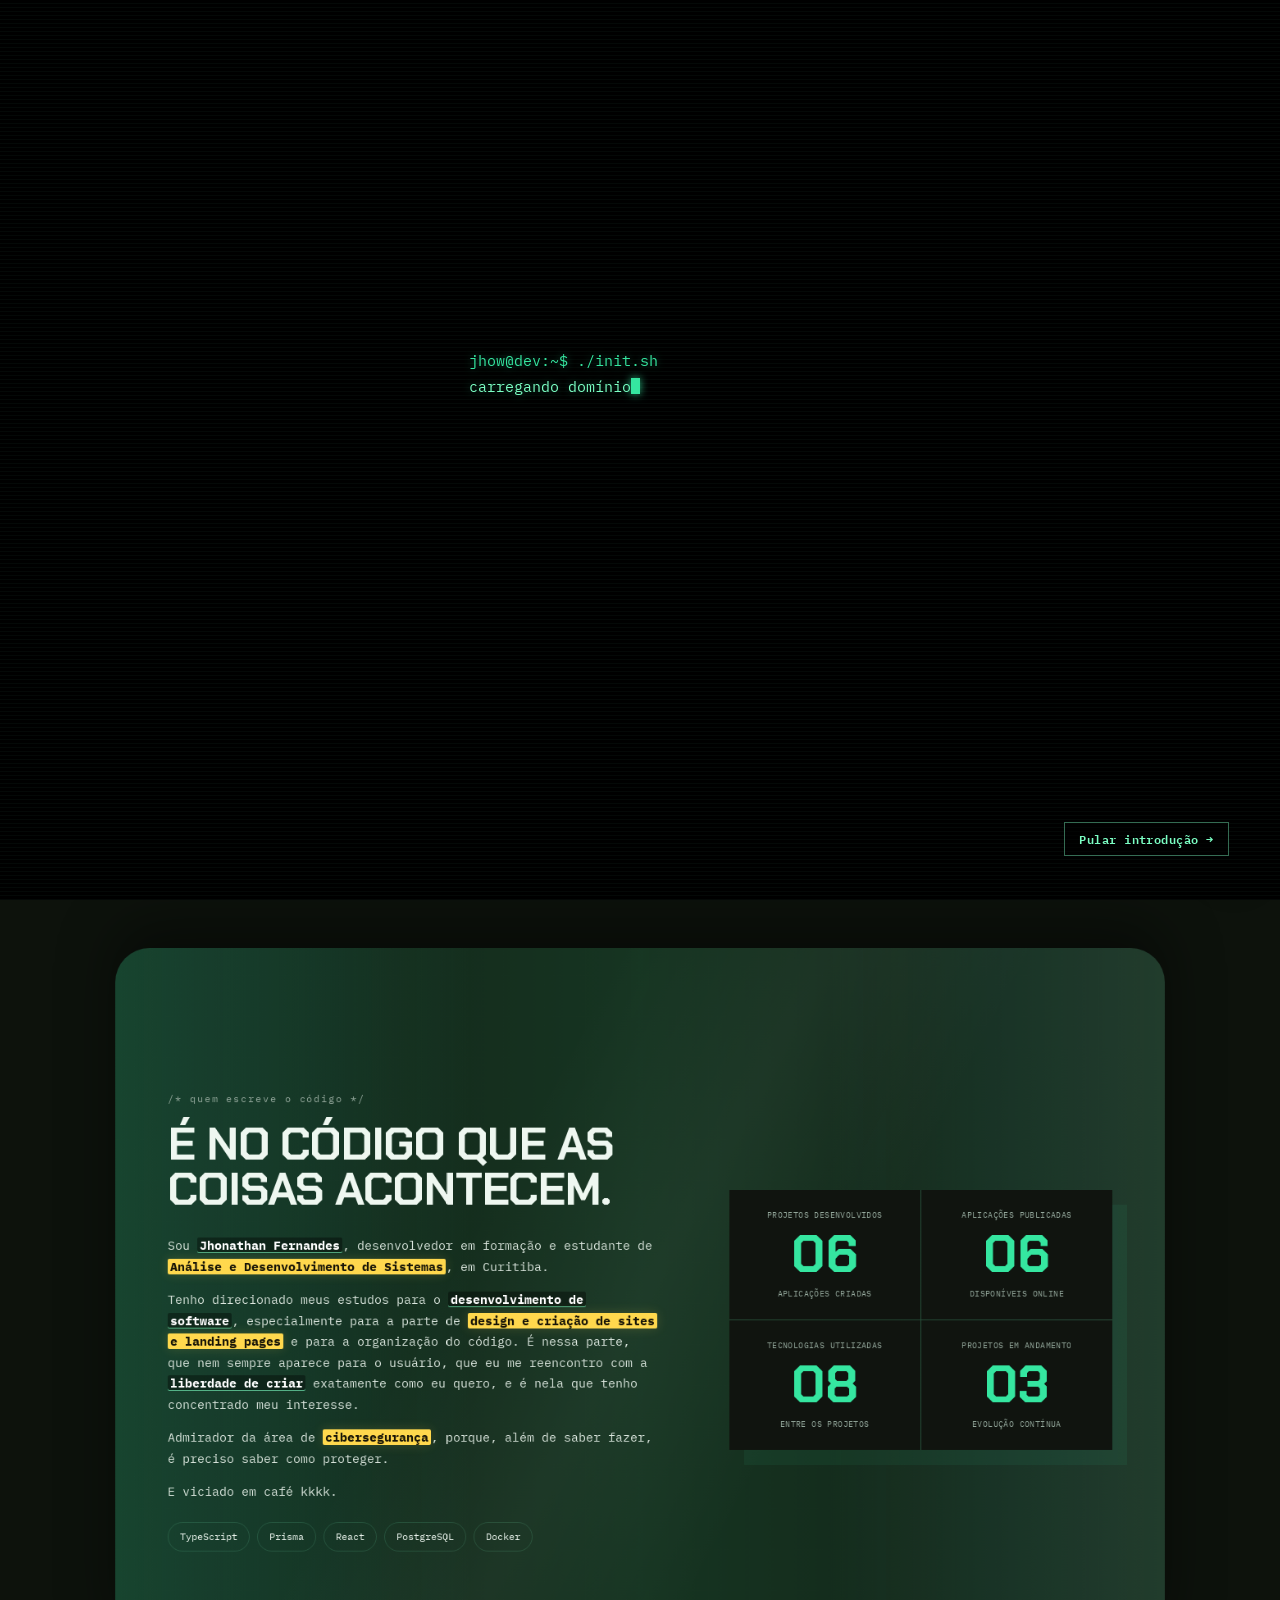
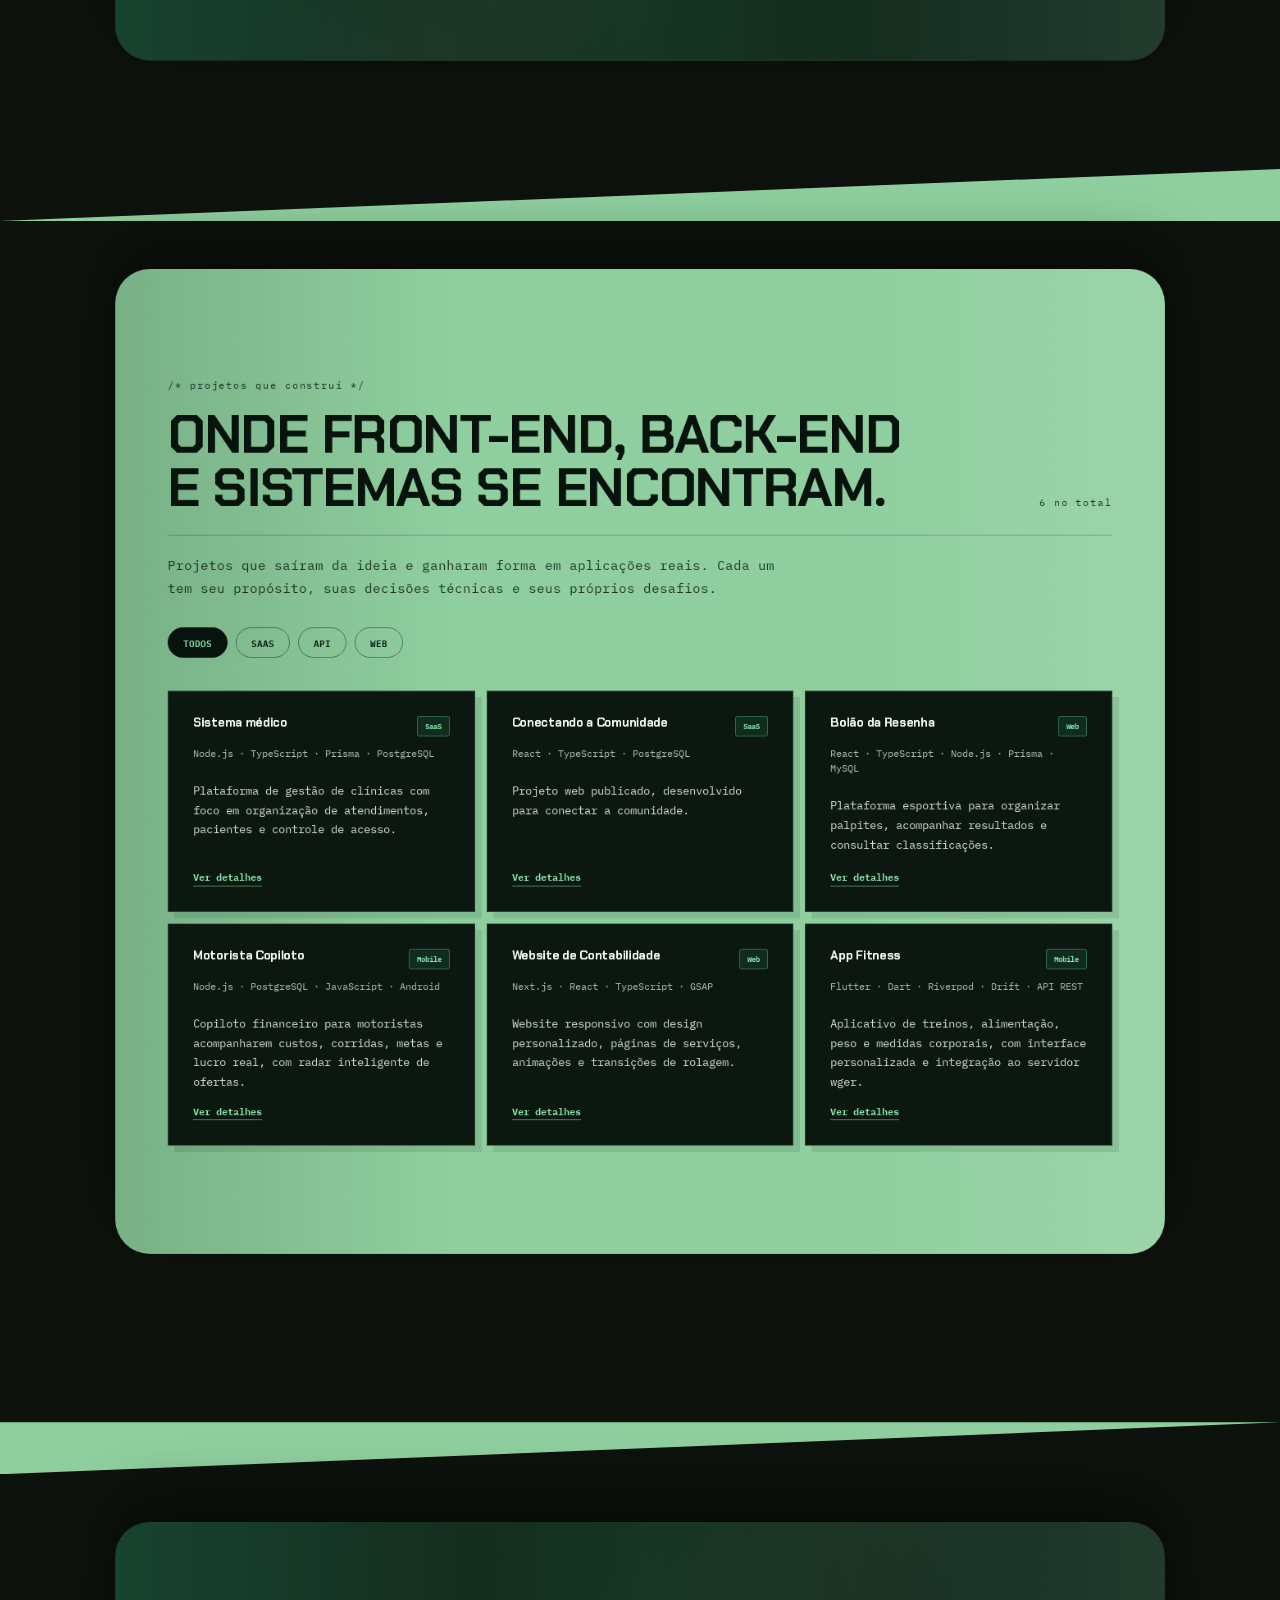
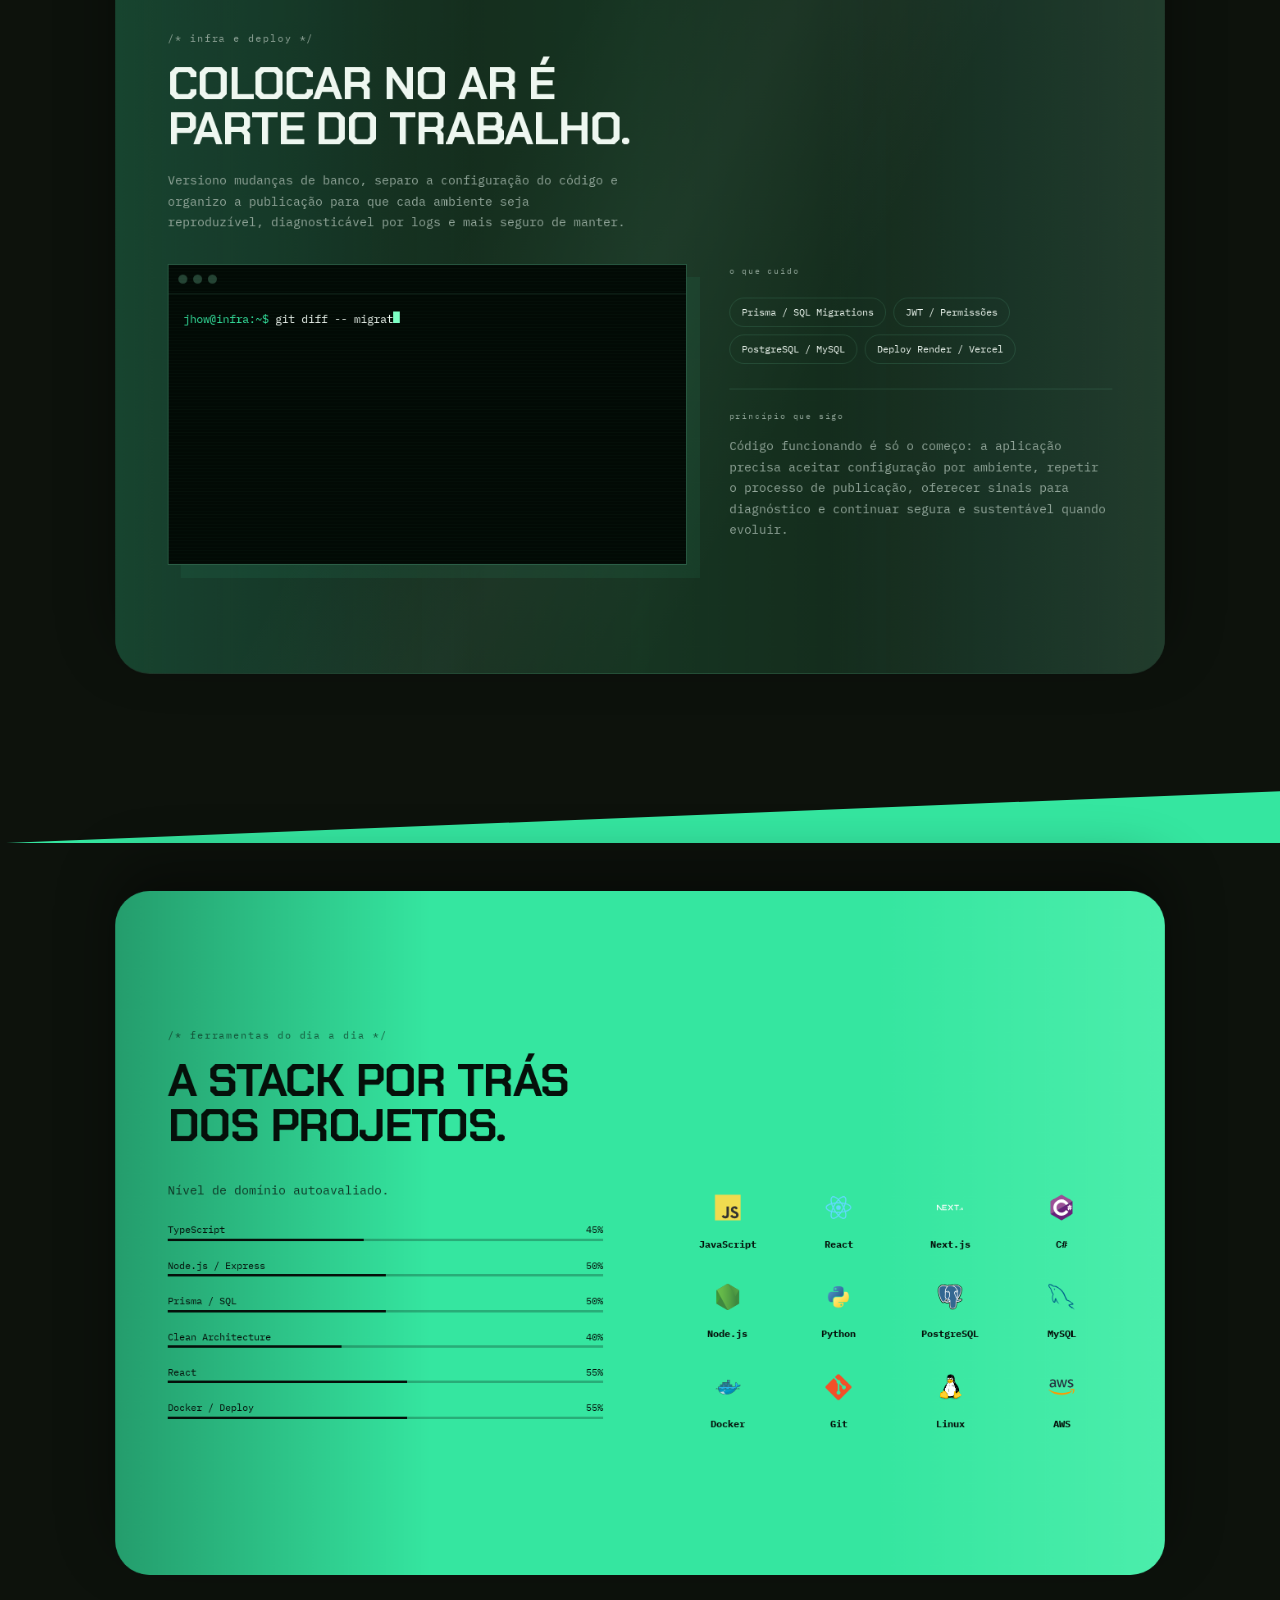
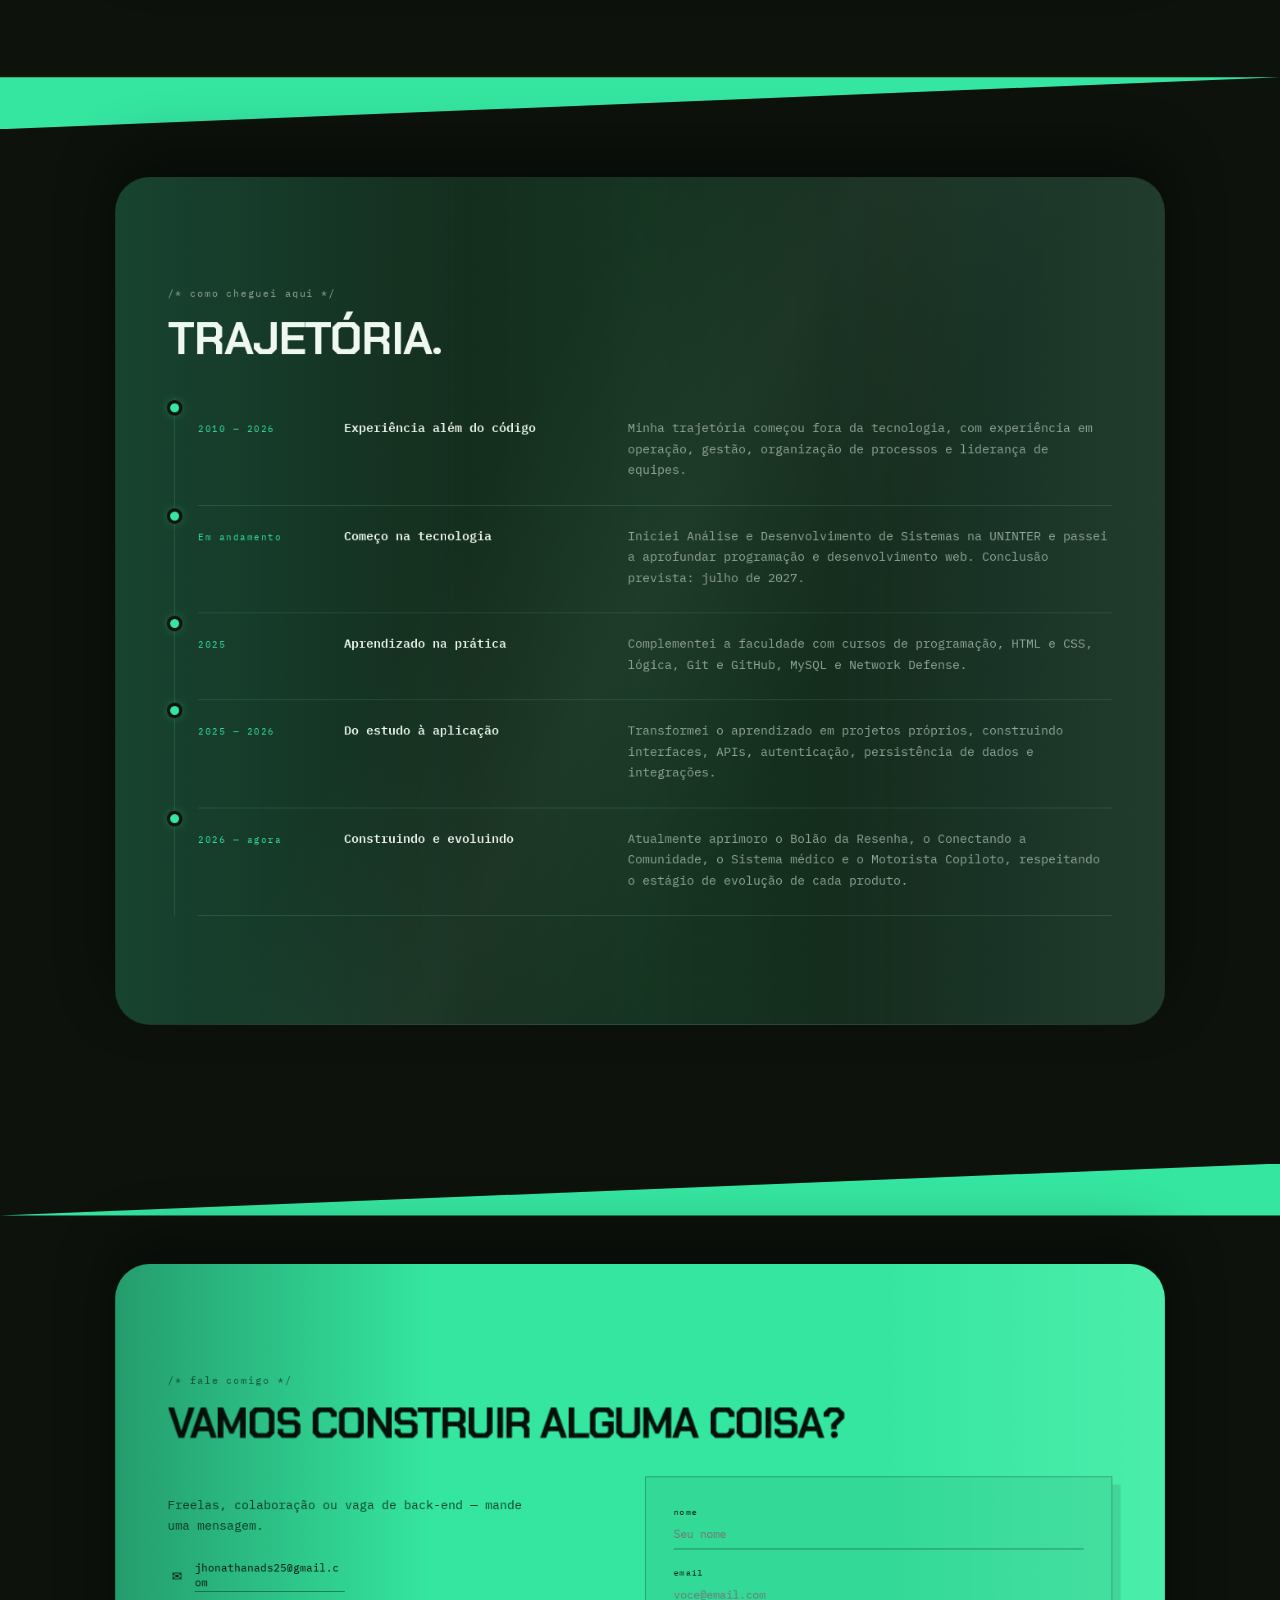
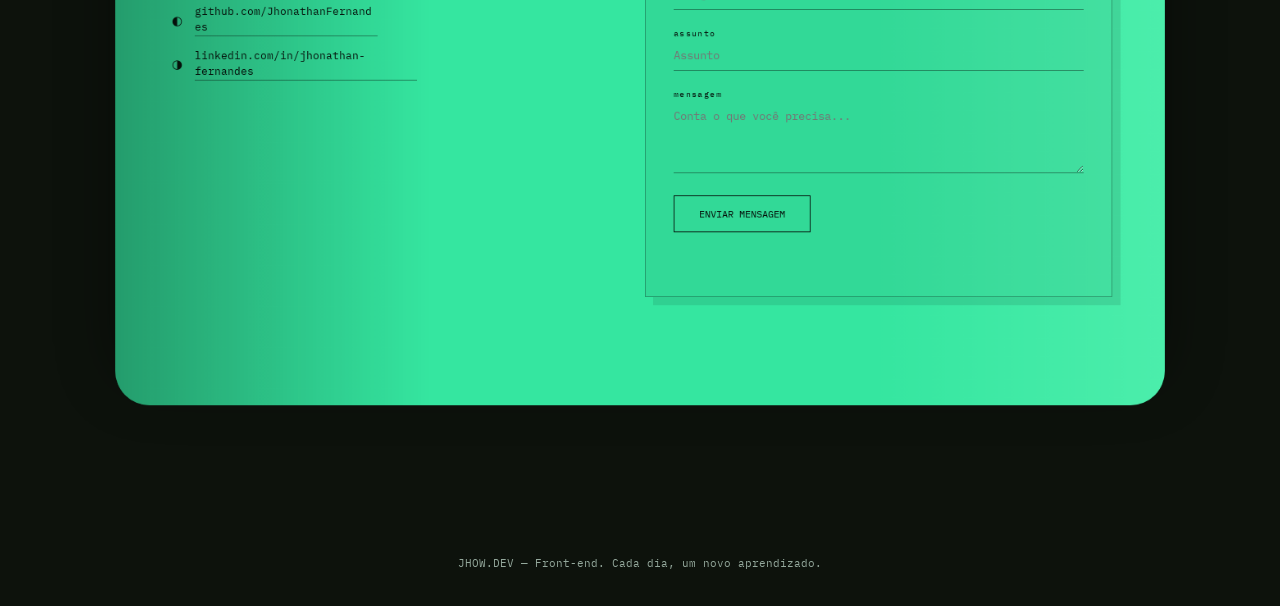
<file: index.html>
<!doctype html>
<html lang="pt-BR" data-theme="dark">
  <head>
    <meta charset="utf-8" />
    <meta
      name="viewport"
      content="width=device-width,initial-scale=1,viewport-fit=cover"
    />
    <meta
      name="description"
      content="Portfólio de Jhonathan Fernandes — desenvolvedor Front-End em formação, com projetos em HTML, CSS, JavaScript e React."
    />
    <title>JHOW.DEV — Front-End Developer</title>
    <link rel="preconnect" href="https://fonts.googleapis.com" />
    <link rel="preconnect" href="https://fonts.gstatic.com" crossorigin />
    <link
      href="https://fonts.googleapis.com/css2?family=Chakra+Petch:wght@500;600;700&family=IBM+Plex+Mono:wght@400;500;600&display=swap"
      rel="stylesheet"
    />
    <link rel="stylesheet" href="style.css?v=82" />
    <noscript
      ><style>
        #boot {
          display: none;
        }
        .reveal {
          opacity: 1;
          transform: none;
        }
      </style></noscript
    >
  </head>
  <body>
    <div id="boot" aria-label="Introdução do portfólio">
      <div id="bootGlitch"><div id="bootLines"></div></div>
      <button id="skipIntro" class="skip-intro" type="button">
        Pular introdução <span aria-hidden="true">→</span>
      </button>
    </div>
    <canvas id="dust" aria-hidden="true"></canvas>
    <div id="scrollProgress" class="scroll-progress" aria-hidden="true"></div>
    <header class="nav">
      <div class="nav-in">
        <a href="#hero" class="brand">JHOW<span>.DEV</span></a>
        <nav aria-label="Navegação principal">
          <ul class="nav-links" id="navLinks">
            <li><a href="#sobre">Sobre</a></li>
            <li><a href="#projetos">Projetos</a></li>
            <li><a href="#arquitetura">Arquitetura</a></li>
            <li><a href="#stack">Stack</a></li>
            <li><a href="#trajetoria">Trajetória</a></li>
            <li><a href="#contato">Contato</a></li>
          </ul>
        </nav>
        <div class="nav-tools">
          <button
            class="icon-btn burger"
            id="burger"
            aria-label="Abrir menu"
            aria-expanded="false"
            aria-controls="navLinks"
          >
            ≡</button
          ><button class="icon-btn" id="themeBtn" aria-label="Mudar para tema claro" title="Tema claro">
            ☀</button
          ><button
            class="status language-toggle"
            id="langBtn"
            type="button"
            aria-label="Mudar idioma para inglês"
          >EN</button>
        </div>
      </div>
    </header>
    <main>
      <section class="sec" id="hero">
        <div class="hero-frame hero-grid">
          <div class="hero-copy">
            <p class="hero-tag hero-reveal" style="--intro-order: 0">
              HTML · CSS · JAVASCRIPT · TYPESCRIPT · REACT
            </p>
            <h1
              id="heroTitle"
              data-text="DEVELOPER FULL&#10;STACK&#10;&amp; CYBER"
            >
              <span class="hero-line" style="--intro-order: 1"
                >FRONT-END</span
              ><span class="hero-line" style="--intro-order: 2"
                ></span
              ><span class="hero-line hl" style="--intro-order: 3"
                > DEVELOPER</span
              >
            </h1>
            <p class="hero-sub hero-reveal" style="--intro-order: 4">
              Interfaces, APIs e Bibliotecas.<br /><br />
              Projetadas entre estágios, faculdades, cursos e a curiosidade pelo
              mundo cyber.
            </p>
            <div class="btn-row hero-reveal" style="--intro-order: 5">
              <a class="btn btn-solid" href="#projetos">Ver projetos</a
              ><a
                class="btn btn-ghost"
                href="assets/Curriculo_Jhonathan_Fernandes_tech.pdf"
                target="_blank"
                rel="noopener"
              > &gt;_ ABRIR CURRÍCULO</a>
            </div>
          </div>
          <div class="hero-image-area">
            <video
              class="hero-logo"
              autoplay
              muted
              loop
              playsinline
              preload="auto"
              disablepictureinpicture
              poster="assets/Jhow-hero.png"
              aria-label="Avatar animado de Jhonathan"
            >
              <source
                src="assets/jhow-hero-hd.webm?v=1"
                type="video/webm"
              />
              <img src="assets/Jhow-hero.png" alt="Avatar de Jhonathan" />
            </video>
          </div>
        </div>
      </section>
      <section class="sec" id="sobre">
        <div class="sec-in">
          <div class="about-grid">
            <div class="stats reveal">
              <div class="stat">
                <div class="k">PROJETOS DESENVOLVIDOS</div>
                <div class="v" data-count="6" data-pad="2">00</div>
                <div class="l">APLICAÇÕES CRIADAS</div>
              </div>
              <div class="stat">
                <div class="k">APLICAÇÕES PUBLICADAS</div>
                <div class="v" data-count="6" data-pad="2">00</div>
                <div class="l">DISPONÍVEIS ONLINE</div>
              </div>
              <div class="stat">
                <div class="k">TECNOLOGIAS UTILIZADAS</div>
                <div class="v" data-count="8" data-pad="2">00</div>
                <div class="l">ENTRE OS PROJETOS</div>
              </div>
              <div class="stat">
                <div class="k">PROJETOS EM ANDAMENTO</div>
                <div class="v" data-count="3" data-pad="2">00</div>
                <div class="l">EVOLUÇÃO CONTÍNUA</div>
              </div>
            </div>
            <div class="about-copy">
              <p class="kicker">/* quem escreve o código */</p>
              <h2>É no código que as coisas acontecem.</h2>
              <div class="reveal">
                <p>
                  Sou <strong>Jhonathan Fernandes</strong>, desenvolvedor em
                  formação e estudante de
                  <em>Análise e Desenvolvimento de Sistemas</em>, em Curitiba.
                </p>
                <p>
                  Tenho direcionado meus estudos para o
                  <strong>desenvolvimento de software</strong>, especialmente
                  para a parte de <em>design e criação de sites e landing pages</em>
                  e para a organização do código. É nessa parte, que nem sempre
                  aparece para o usuário, que eu me reencontro com a
                  <strong>liberdade de criar</strong> exatamente como eu quero, e
                  é nela que tenho concentrado meu interesse.
                </p>
                <p>
                  Admirador da área de <em>cibersegurança</em>, porque, além de
                  saber fazer, é preciso saber como proteger.
                </p>
                <p>E viciado em café kkkk.</p>
                <div class="chips">
                  <span class="chip">TypeScript</span
                  ><span class="chip">Prisma</span
                  ><span class="chip">React</span
                  ><span class="chip">PostgreSQL</span
                  ><span class="chip">Docker</span>
                </div>
              </div>
            </div>
          </div>
        </div>
      </section>
      <div class="wedge wedge-in"></div>
      <section class="sec band" id="projetos">
        <div class="sec-in">
          <div class="head-row reveal">
            <div>
              <p class="kicker">/* projetos que construí */</p>
              <h2>Onde front-end, back-end<br />e sistemas se encontram.</h2>
            </div>
            <span class="kicker" id="projCount">6 no total</span>
          </div>
          <p class="lead reveal">
            Projetos que saíram da ideia e ganharam forma em aplicações reais.
            Cada um tem seu propósito, suas decisões técnicas e seus próprios desafios.
          </p>
          <div class="filters reveal">
            <button class="fchip on" data-f="todos" aria-pressed="true">
              Todos</button
            ><button class="fchip" data-f="saas" aria-pressed="false">
              SaaS</button
            ><button class="fchip" data-f="api" aria-pressed="false">API</button
            ><button class="fchip" data-f="web" aria-pressed="false">
              Web
            </button>
          </div>
          <div class="proj-grid">
            <article
              class="proj tilt reveal"
              data-tag="saas api"
              data-href="projeto.html?id=sistema-medico"
              tabindex="0"
              role="link"
              aria-label="Ver detalhes do projeto Sistema médico"
            >
              <div class="p-top">
                <h3>Sistema médico</h3>
                <span class="p-tag">SaaS</span>
              </div>
              <p class="p-stack">Node.js · TypeScript · Prisma · PostgreSQL</p>
              <p class="p-desc">
                Plataforma de gestão de clínicas com foco em organização de
                atendimentos, pacientes e controle de acesso.
              </p>
              <a class="p-link" href="projeto.html?id=sistema-medico">Ver detalhes</a>
            </article>
            <article
              class="proj tilt reveal"
              data-tag="saas web"
              data-href="projeto.html?id=conectando-a-comunidade"
              tabindex="0"
              role="link"
              aria-label="Ver detalhes do projeto Conectando a Comunidade"
            >
              <div class="p-top">
                <h3>Conectando a Comunidade</h3>
                <span class="p-tag">SaaS</span>
              </div>
              <p class="p-stack">React · TypeScript · PostgreSQL</p>
              <p class="p-desc">
                Projeto web publicado, desenvolvido para conectar a comunidade.
              </p>
              <a class="p-link" href="projeto.html?id=conectando-a-comunidade">Ver detalhes</a>
            </article>
            <article
              class="proj tilt reveal"
              data-tag="web"
              data-href="projeto.html?id=bolao-da-resenha"
              tabindex="0"
              role="link"
              aria-label="Ver detalhes do projeto Bolão da Resenha"
            >
              <div class="p-top">
                <h3>Bolão da Resenha</h3>
                <span class="p-tag">Web</span>
              </div>
              <p class="p-stack">React · TypeScript · Node.js · Prisma · MySQL</p>
              <p class="p-desc">
                Plataforma esportiva para organizar palpites, acompanhar
                resultados e consultar classificações.
              </p>
              <a class="p-link" href="projeto.html?id=bolao-da-resenha">Ver detalhes</a>
            </article>
            <article
              class="proj tilt reveal"
              data-tag="mobile"
              data-href="projeto.html?id=motorista-mobile"
              tabindex="0"
              role="link"
              aria-label="Ver detalhes do projeto Motorista Copiloto"
            >
              <div class="p-top">
                <h3>Motorista Copiloto</h3>
                <span class="p-tag">Mobile</span>
              </div>
              <p class="p-stack">Node.js · PostgreSQL · JavaScript · Android</p>
              <p class="p-desc">
                Copiloto financeiro para motoristas acompanharem custos,
                corridas, metas e lucro real, com radar inteligente de ofertas.
              </p>
              <a class="p-link" href="projeto.html?id=motorista-mobile">Ver detalhes</a>
            </article>
            <article
              class="proj tilt reveal"
              data-tag="web"
              data-href="projeto.html?id=website-contabilidade"
              tabindex="0"
              role="link"
              aria-label="Ver detalhes do projeto Website de Contabilidade"
            >
              <div class="p-top">
                <h3>Website de Contabilidade</h3>
                <span class="p-tag">Web</span>
              </div>
              <p class="p-stack">Next.js · React · TypeScript · GSAP</p>
              <p class="p-desc">
                Website responsivo com design personalizado, páginas de serviços,
                animações e transições de rolagem.
              </p>
              <a class="p-link" href="projeto.html?id=website-contabilidade">Ver detalhes</a>
            </article>
            <article class="proj tilt reveal" data-tag="mobile" data-href="projeto.html?id=app-fitness" tabindex="0" role="link" aria-label="Ver detalhes do projeto App Fitness">
              <div class="p-top"><h3>App Fitness</h3><span class="p-tag">Mobile</span></div>
              <p class="p-stack">Flutter · Dart · Riverpod · Drift · API REST</p>
              <p class="p-desc">Aplicativo de treinos, alimentação, peso e medidas corporais, com interface personalizada e integração ao servidor wger.</p>
              <a class="p-link" href="projeto.html?id=app-fitness">Ver detalhes</a>
            </article>
          </div>
        </div>
      </section>
      <div class="wedge wedge-out"></div>
      <section class="sec" id="arquitetura">
        <div class="sec-in">
          <p class="kicker">/* infra e deploy */</p>
          <h2>Colocar no ar é<br />parte do trabalho.</h2>
          <p class="lead">
            Versiono mudanças de banco, separo a configuração do código e
            organizo a publicação para que cada ambiente seja reproduzível,
            diagnosticável por logs e mais seguro de manter.
          </p>
          <div class="term-grid">
            <div class="term reveal">
              <div class="term-bar"><i></i><i></i><i></i></div>
              <div class="term-body" id="termBody"></div>
            </div>
            <div class="reveal">
              <div class="side-block">
                <p class="side-t">o que cuido</p>
                <div class="chips">
                  <span class="chip">Prisma / SQL Migrations</span
                  ><span class="chip">JWT / Permissões</span
                  ><span class="chip">PostgreSQL / MySQL</span
                  ><span class="chip">Deploy Render / Vercel</span>
                </div>
              </div>
              <div class="side-block">
                <p class="side-t">princípio que sigo</p>
                <p>
                  Código funcionando é só o começo: a aplicação precisa aceitar
                  configuração por ambiente, repetir o processo de publicação,
                  oferecer sinais para diagnóstico e continuar segura e
                  sustentável quando evoluir.
                </p>
              </div>
            </div>
          </div>
        </div>
      </section>
      <div class="wedge wedge-in"></div>
      <section class="sec band" id="stack">
        <div class="sec-in">
          <p class="kicker">/* ferramentas do dia a dia */</p>
          <h2>A stack por trás<br />dos projetos.</h2>
          <div class="stack-grid">
            <div class="skills"></div>
            <div class="icons">
              <div class="ico">
                <div class="ico-mark"><img src="assets/svg/javascript-original.svg" alt="" /></div>
                JavaScript
              </div>
              <div class="ico">
                <div class="ico-mark"><img src="assets/svg/react-original.svg" alt="" /></div>
                React
              </div>
              <div class="ico">
                <div class="ico-mark"><img src="assets/svg/nextjs-original-wordmark.svg" alt="" /></div>
                Next.js
              </div>
              <div class="ico">
                <div class="ico-mark"><img src="assets/svg/csharp-original.svg" alt="" /></div>
                C#
              </div>
              <div class="ico">
                <div class="ico-mark"><img src="assets/svg/nodejs-original.svg" alt="" /></div>
                Node.js
              </div>
              <div class="ico">
                <div class="ico-mark"><img src="assets/svg/python-original.svg" alt="" /></div>
                Python
              </div>
              <div class="ico">
                <div class="ico-mark"><img src="assets/svg/postgresql-original.svg" alt="" /></div>
                PostgreSQL
              </div>
              <div class="ico">
                <div class="ico-mark"><img src="assets/svg/mysql-original.svg" alt="" /></div>
                MySQL
              </div>
              <div class="ico">
                <div class="ico-mark"><img src="assets/svg/docker-original.svg" alt="" /></div>
                Docker
              </div>
              <div class="ico">
                <div class="ico-mark"><img src="assets/svg/git-original.svg" alt="" /></div>
                Git
              </div>
              <div class="ico">
                <div class="ico-mark"><img src="assets/svg/linux-original.svg" alt="" /></div>
                Linux
              </div>
              <div class="ico">
                <div class="ico-mark"><img src="assets/svg/amazonwebservices-original-wordmark.svg" alt="" /></div>
                AWS
              </div>
            </div>
          </div>
        </div>
      </section>
      <div class="wedge wedge-out"></div>
      <section class="sec" id="trajetoria">
        <div class="sec-in">
          <p class="kicker">/* como cheguei aqui */</p>
          <h2>Trajetória.</h2>
          <div class="tl">
            <div class="tl-item reveal">
              <p class="tl-when">2010 — 2026</p>
              <p class="tl-what">Experiência além do código</p>
              <p>
                Minha trajetória começou fora da tecnologia, com experiência em
                operação, gestão, organização de processos e liderança de equipes.
              </p>
            </div>
            <div class="tl-item reveal">
              <p class="tl-when">Em andamento</p>
              <p class="tl-what">Começo na tecnologia</p>
              <p>
                Iniciei Análise e Desenvolvimento de Sistemas na UNINTER e passei a
                aprofundar programação e desenvolvimento web. Conclusão prevista:
                julho de 2027.
              </p>
            </div>
            <div class="tl-item reveal">
              <p class="tl-when">2025</p>
              <p class="tl-what">Aprendizado na prática</p>
              <p>
                Complementei a faculdade com cursos de programação, HTML e CSS,
                lógica, Git e GitHub, MySQL e Network Defense.
              </p>
            </div>
            <div class="tl-item reveal">
              <p class="tl-when">2025 — 2026</p>
              <p class="tl-what">Do estudo à aplicação</p>
              <p>
                Transformei o aprendizado em projetos próprios, construindo
                interfaces, APIs, autenticação, persistência de dados e integrações.
              </p>
            </div>
            <div class="tl-item reveal">
              <p class="tl-when">2026 — agora</p>
              <p class="tl-what">Construindo e evoluindo</p>
              <p>
                Atualmente aprimoro o Bolão da Resenha, o Conectando a Comunidade,
                o Sistema médico e o Motorista Copiloto, respeitando o estágio de
                evolução de cada produto.
              </p>
            </div>
          </div>
        </div>
      </section>
      <div class="wedge wedge-in"></div>
      <section class="sec band" id="contato">
        <div class="sec-in">
          <p class="kicker">/* fale comigo */</p>
          <h2>Vamos construir alguma coisa?</h2>
          <div class="contact-grid">
            <div class="contact-copy">
              <p class="lead">
                Freelas, colaboração ou vaga de back-end — mande uma mensagem.
              </p>
              <ul class="clist">
                <li>
                  <a href="mailto:jhonathanads25@gmail.com">
                    <span class="contact-icon" aria-hidden="true">✉</span>
                    <span>jhonathanads25@gmail.com</span>
                  </a>
                </li>
                <li>
                  <a
                    href="https://github.com/JhonathanFernandes"
                    target="_blank"
                    rel="noopener noreferrer"
                  >
                    <span class="contact-icon" aria-hidden="true">◐</span>
                    <span>github.com/JhonathanFernandes</span>
                  </a>
                </li>
                <li>
                  <a
                    href="https://www.linkedin.com/in/jhonathan-fernandes"
                    target="_blank"
                    rel="noopener noreferrer"
                  >
                    <span class="contact-icon" aria-hidden="true">◑</span>
                    <span>linkedin.com/in/jhonathan-fernandes</span>
                  </a>
                </li>
              </ul>
            </div>
            <form id="contactForm" novalidate>
              <div class="field">
                <label for="f-nome">nome</label
                ><input id="f-nome" required placeholder="Seu nome" />
              </div>
              <div class="field">
                <label for="f-mail">email</label
                ><input
                  id="f-mail"
                  required
                  type="email"
                  placeholder="voce@email.com"
                />
              </div>
              <div class="field">
                <label for="f-sub">assunto</label
                ><input id="f-sub" required placeholder="Assunto" />
              </div>
              <div class="field">
                <label for="f-msg">mensagem</label
                ><textarea
                  id="f-msg"
                  required
                  placeholder="Conta o que você precisa..."
                ></textarea>
              </div>
              <button class="send" type="submit">Enviar mensagem</button>
              <p id="formMsg" aria-live="polite"></p>
            </form>
          </div>
        </div>
      </section>
    </main>
    <footer>JHOW.DEV — Front-end. Cada dia, um novo aprendizado.</footer>
    <button
      id="cmdkTrigger"
      class="cmdk-trigger"
      type="button"
      aria-label="Abrir terminal de navegação"
      title="Abrir terminal (pressione /)"
    >&gt;_</button>
    <div id="cmdk" class="cmdk-overlay" aria-hidden="true">
      <div class="cmdk-box" role="dialog" aria-modal="true" aria-label="Terminal de navegação">
        <div class="cmdk-head"><span>JHOW.DEV / COMMAND</span><button id="cmdkClose" type="button" aria-label="Fechar terminal">×</button></div>
        <div class="cmdk-input-row">
          <span class="cmdk-prompt">$</span>
          <input id="cmdkInput" type="text" placeholder='digite "help"...' autocomplete="off" spellcheck="false" />
        </div>
        <div class="cmdk-output" id="cmdkOutput" aria-live="polite"></div>
      </div>
    </div>
    <script src="script.js?v=57"></script>
  </body>
</html>
</file>
<file: style.css>
:root {
  --bg: #0d120c;
  --bg2: #10140f;
  --band: #35e6a0;
  --accent: #35e6a0;
  --accent2: #7cffc4;
  --ink: #eef7f0;
  --dim: #94a89c;
  --line: rgba(120, 230, 180, 0.16);
  --bandink: #05100a;
  --display: "Chakra Petch", sans-serif;
  --mono: "IBM Plex Mono", monospace;
  --max: 1180px;
  --pad: clamp(20px, 5vw, 64px);
  box-sizing: border-box;
}
:root[data-theme="light"] {
  --bg: #eef8f2;
  --bg2: #fff;
  --band: #0ea56f;
  --accent: #0ea56f;
  --accent2: #0f8f7a;
  --ink: #0a1e14;
  --dim: #43594d;
  --line: rgba(14, 165, 111, 0.16);
  --bandink: #eef8f2;
}
*,
*:before,
*:after {
  box-sizing: border-box;
}
html {
  scroll-behavior: smooth;
  scroll-padding-top: 72px;
}
body {
  margin: 0;
  background: var(--bg);
  color: var(--ink);
  font: 15px/1.7 var(--mono);
  overflow-x: hidden;
  -webkit-font-smoothing: antialiased;
}
h1,
h2,
h3 {
  font-family: var(--display);
  font-weight: 700;
  line-height: 0.98;
  letter-spacing: -0.02em;
  margin: 0;
}
h1 {
  font-size: clamp(38px, 6.6vw, 78px);
  text-transform: uppercase;
}
h2 {
  font-size: clamp(28px, 4.6vw, 56px);
  text-transform: uppercase;
}
h3 {
  font-size: 19px;
}
a {
  color: inherit;
}
:focus-visible {
  outline: 2px solid var(--accent2);
  outline-offset: 3px;
}
#boot {
  position: fixed;
  inset: 0;
  z-index: 999;
  background: #000;
  color: #35e6a0;
  display: flex;
  align-items: center;
  justify-content: center;
  padding: var(--pad);
  font-size: clamp(12px, 1.9vw, 15px);
  transition: 0.6s;
  overflow: hidden;
}
#boot::before {
  content: "";
  position: absolute;
  inset: 0;
  pointer-events: none;
  background: repeating-linear-gradient(
    0deg,
    rgba(124, 255, 196, 0.035) 0,
    rgba(124, 255, 196, 0.035) 1px,
    transparent 1px,
    transparent 4px
  );
  z-index: 0;
}
#boot::after {
  content: "";
  position: absolute;
  left: 0;
  right: 0;
  top: -18%;
  height: 18%;
  pointer-events: none;
  background: linear-gradient(
    180deg,
    transparent,
    rgba(53, 230, 160, 0.08),
    transparent
  );
  animation: boot-scan 2.6s linear infinite;
  z-index: 0;
}
#boot.done {
  opacity: 0;
  visibility: hidden;
}
.skip-intro {
  position: absolute;
  right: clamp(20px, 4vw, 56px);
  bottom: clamp(20px, 4vw, 44px);
  z-index: 3;
  padding: 10px 14px;
  border: 1px solid rgba(124, 255, 196, 0.42);
  background: rgba(0, 0, 0, 0.5);
  color: #7cffc4;
  font: 600 12px/1 var(--mono);
  letter-spacing: 0.04em;
  cursor: pointer;
  transition: border-color 0.2s, background 0.2s, color 0.2s, transform 0.2s;
}
.skip-intro:hover {
  border-color: #7cffc4;
  background: rgba(53, 230, 160, 0.12);
  color: #fff;
  transform: translateX(2px);
}
.skip-intro:active {
  transform: translateX(2px) scale(0.98);
}
#boot.done .skip-intro {
  opacity: 0;
  pointer-events: none;
}

#bootGlitch {
  position: absolute;
  left: 50%;
  top: 50%;
  transform: translate(-50%, -50%);
  z-index: 1;
  width: min(calc(var(--boot-chars, 32) * 1ch + 1ch), 100%);
}
#bootGlitch.glitching {
  animation: boot-flicker 0.45s linear;
}
#bootGlitch.glitching #bootLines {
  animation: boot-text-glitch 0.45s steps(2);
}
@keyframes boot-flicker {
  20% {
    filter: brightness(1.7);
  }
  45% {
    filter: brightness(0.75);
  }
}
@keyframes boot-text-glitch {
  0% {
    clip-path: inset(0 0 72%);
    transform: translateX(-3px);
  }
  40% {
    clip-path: inset(64% 0 8%);
    transform: translateX(4px);
  }
  80% {
    clip-path: inset(50% 0 20%);
    transform: translateX(-2px);
  }
  100% {
    clip-path: none;
    transform: none;
  }
}
#bootGlitch.glitching #bootLines::before,
#bootGlitch.glitching #bootLines::after {
  content: attr(data-text);
  position: absolute;
  inset: 0;
  pointer-events: none;
  white-space: pre;
  text-shadow: none;
}
#bootGlitch.glitching #bootLines::before {
  color: #ff2d6b;
  transform: translate(-3px, 1px);
  mix-blend-mode: screen;
  opacity: 0.75;
}
#bootGlitch.glitching #bootLines::after {
  color: #2dfff0;
  transform: translate(3px, -1px);
  mix-blend-mode: screen;
  opacity: 0.75;
}
#bootLines {
  position: relative;
  white-space: pre-wrap;
  min-height: calc(var(--boot-count, 6) * 1.7em);
  text-align: left;
  text-shadow: 0 0 8px rgba(53, 230, 160, 0.38);
  animation: boot-tv-on 0.45s steps(2) both;
}
.boot-line {
  display: block;
  min-height: 1.7em;
  margin: 0;
  text-align: left;
  white-space: pre;
}
#bootLines .ok {
  color: #7cffc4;
}
#bootLines .dim {
  color: #3f6654;
}
#bootCaret {
  display: inline-block;
  width: 9px;
  height: 1.05em;
  background: #35e6a0;
  box-shadow: 0 0 9px rgba(53, 230, 160, 0.8);
  vertical-align: -2px;
  animation: blink 1s steps(1) infinite;
}
@keyframes blink {
  50% {
    opacity: 0;
  }
}
@keyframes boot-scan {
  to {
    transform: translateY(660%);
  }
}
@keyframes boot-tv-on {
  0% {
    opacity: 0;
    filter: brightness(3) blur(2px);
  }
  35% {
    opacity: 0.35;
    filter: brightness(2);
  }
  55% {
    opacity: 0.08;
  }
  75% {
    opacity: 1;
    filter: brightness(1.4);
  }
  100% {
    opacity: 1;
    filter: none;
  }
}
#dust {
  position: fixed;
  inset: 0;
  z-index: 0;
  pointer-events: none;
  opacity: 0.82;
  mix-blend-mode: screen;
}
.nav {
  position: fixed;
  inset: 0 0 auto;
  z-index: 100;
  width: 100%;
  height: 66px;
  padding: 0 42px;
  background: #101110;
  border-bottom: 1px solid rgba(255, 255, 255, 0.035);
}
[data-theme="light"] .nav {
  background: #101110;
}
.nav-in {
  width: 100%;
  max-width: none;
  height: 66px;
  margin: 0;
  display: flex;
  align-items: center;
  gap: 24px;
  position: relative;
}
.brand {
  font: 700 19px var(--display);
  letter-spacing: -0.03em;
  text-decoration: none;
}
.brand span {
  color: var(--accent);
}
.nav-in > nav {
  position: absolute;
  left: 50%;
  transform: translateX(-50%);
}
.nav-links {
  display: flex;
  gap: 22px;
  margin: 0;
  padding: 0;
  list-style: none;
}
.nav-links a {
  text-decoration: none;
  font-size: 11px;
  letter-spacing: 0.1em;
  text-transform: uppercase;
  color: var(--dim);
  position: relative;
}
.nav-links a:hover,
.nav-links a.active {
  color: var(--ink);
}
.nav-links a.active:after {
  content: "";
  position: absolute;
  inset: auto 0 -7px;
  height: 2px;
  background: var(--accent);
}
.nav-tools {
  display: flex;
  align-items: center;
  gap: 10px;
  margin-left: auto;
}
.icon-btn {
  width: 36px;
  height: 36px;
  border-radius: 50%;
  border: 1px solid var(--line);
  background: transparent;
  color: var(--ink);
  cursor: pointer;
  font: 12px var(--mono);
}
.icon-btn:hover {
  border-color: var(--accent);
  transform: translateY(-1px);
}
#themeBtn {
  position: relative;
  font-size: 22px;
  line-height: 1;
  display: inline-grid;
  place-items: center;
}
.status {
  display: flex;
  align-items: center;
  gap: 8px;
  border: 1px solid var(--accent);
  border-radius: 99px;
  padding: 7px 14px;
  font-size: 10px;
  letter-spacing: 0.12em;
  text-transform: uppercase;
  color: var(--accent);
}
.language-toggle {
  background: transparent;
  font-family: var(--mono);
  cursor: pointer;
}
.language-toggle:hover {
  background: var(--accent);
  color: #05100a;
}
.dot {
  width: 7px;
  height: 7px;
  border-radius: 50%;
  background: var(--accent2);
  animation: pulse 2.4s infinite;
}
@keyframes pulse {
  70% {
    box-shadow: 0 0 0 9px transparent;
  }
}
.burger {
  display: none;
}
.sec {
  position: relative;
  z-index: 1;
  padding: clamp(72px, 11vw, 132px) var(--pad);
  border-bottom: 1px solid var(--line);
  overflow: hidden;
}
.sec-in {
  max-width: var(--max);
  margin: auto;
  position: relative;
  z-index: 2;
}
.sec:before {
  content: "";
  position: absolute;
  inset: 0;
  background:
    linear-gradient(90deg, rgba(53, 230, 160, 0.24), transparent 34%),
    linear-gradient(270deg, rgba(124, 255, 196, 0.18), transparent 32%);
  mix-blend-mode: screen;
  pointer-events: none;
}
.band {
  background: var(--band);
  color: var(--bandink);
  border: 0;
}
.band:before {
  background:
    linear-gradient(90deg, rgba(5, 16, 10, 0.34), transparent 30%),
    linear-gradient(270deg, rgba(124, 255, 196, 0.32), transparent 28%);
  mix-blend-mode: normal;
}
.band .kicker {
  color: rgba(5, 16, 10, 0.62);
}
.band .lead {
  color: rgba(5, 16, 10, 0.78);
}
.band :focus-visible {
  outline-color: var(--bandink);
}
.wedge {
  height: 52px;
  position: relative;
  z-index: 1;
  background: var(--band);
}
.wedge-in {
  clip-path: polygon(0 100%, 100% 0, 100% 100%);
}
.wedge-out {
  clip-path: polygon(0 0, 100% 0, 0 100%);
}
.kicker {
  font-size: 12px;
  letter-spacing: 0.16em;
  color: var(--dim);
  margin: 0 0 18px;
}
.lead {
  color: var(--dim);
  max-width: 62ch;
  margin: 22px 0 0;
}
.head-row {
  display: flex;
  justify-content: space-between;
  align-items: baseline;
  gap: 20px;
  flex-wrap: wrap;
}
.hero-grid {
  display: grid;
  grid-template-columns: 56% 44%;
  gap: 36px;
  align-items: center;
}
.hero-tag {
  font-size: 12px;
  letter-spacing: 0.2em;
  color: var(--accent2);
  margin-bottom: 22px;
}
.hl {
  color: var(--accent);
}
#heroTitle {
  position: relative;
}
#heroTitle.glitching:before,
#heroTitle.glitching:after {
  content: attr(data-text);
  position: absolute;
  inset: 0;
  pointer-events: none;
  white-space: pre-line;
  overflow: hidden;
  background: var(--bg);
}
#heroTitle.glitching:before {
  color: #ff3b3b;
  animation: hero-glitch-shift-1 0.35s steps(2, jump-none) both;
}
#heroTitle.glitching:after {
  color: #12e0ff;
  animation: hero-glitch-shift-2 0.35s steps(2, jump-none) both;
}
#heroTitle.glitching {
  animation: none;
}
@keyframes hero-glitch-shift-1 {
  0% { clip-path: inset(10% 0 70% 0); transform: translate(-3px, 0); }
  30% { clip-path: inset(60% 0 5% 0); transform: translate(2px, 0); }
  60% { clip-path: inset(25% 0 40% 0); transform: translate(-2px, 0); }
  100% { clip-path: inset(0); transform: translate(0); opacity: 0; }
}
@keyframes hero-glitch-shift-2 {
  0% { clip-path: inset(70% 0 5% 0); transform: translate(3px, 0); }
  30% { clip-path: inset(5% 0 65% 0); transform: translate(-2px, 0); }
  60% { clip-path: inset(45% 0 20% 0); transform: translate(2px, 0); }
  100% { clip-path: inset(0); transform: translate(0); opacity: 0; }
}
@keyframes title-glitch-red {
  0%, 100% { opacity: 0; clip-path: inset(0 0 100% 0); }
  8% { opacity: 0.9; clip-path: inset(8% 0 76% 0); transform: translate(-7px, 0); }
  20% { opacity: 0.55; clip-path: inset(68% 0 12% 0); transform: translate(5px, 1px); }
  36% { opacity: 0; }
  48% { opacity: 0.85; clip-path: inset(42% 0 43% 0); transform: translate(-5px, -1px); }
  64% { opacity: 0.7; clip-path: inset(82% 0 5% 0); transform: translate(7px, 0); }
  78% { opacity: 0; }
  88% { opacity: 0.6; clip-path: inset(25% 0 62% 0); transform: translate(-3px, 0); }
}
@keyframes title-glitch-cyan {
  0%, 100% { opacity: 0; clip-path: inset(100% 0 0 0); }
  12% { opacity: 0.75; clip-path: inset(72% 0 9% 0); transform: translate(6px, -1px); }
  28% { opacity: 0.5; clip-path: inset(18% 0 68% 0); transform: translate(-4px, 0); }
  40% { opacity: 0; }
  55% { opacity: 0.8; clip-path: inset(55% 0 27% 0); transform: translate(6px, 1px); }
  70% { opacity: 0; }
  84% { opacity: 0.65; clip-path: inset(6% 0 80% 0); transform: translate(4px, 0); }
}
@keyframes title-tv-flicker {
  0%, 100% { filter: none; }
  8% { filter: brightness(1.8) contrast(1.25); }
  18% { filter: brightness(0.72); }
  32% { filter: brightness(1.35); }
  48% { filter: brightness(0.82); }
  64% { filter: brightness(1.5) contrast(1.15); }
  78% { filter: brightness(0.9); }
}
@keyframes glitch {
  0% {
    clip-path: inset(0 0 72%);
    transform: translateX(-3px);
  }
  40% {
    clip-path: inset(64% 0 8%);
    transform: translateX(4px);
  }
  80% {
    clip-path: inset(50% 0 20%);
    transform: translateX(-2px);
  }
}
@keyframes flicker {
  20% {
    filter: brightness(2.3);
  }
  45% {
    filter: brightness(0.6);
  }
}
.hero-sub {
  margin: 26px 0 34px;
  max-width: 52ch;
  color: var(--dim);
}
.btn-row {
  display: flex;
  gap: 14px;
  flex-wrap: wrap;
}
.btn {
  padding: 14px 26px;
  text-decoration: none;
  font-size: 12px;
  letter-spacing: 0.12em;
  text-transform: uppercase;
  border: 1px solid var(--accent);
  transition: 0.2s;
}
.btn-solid {
  background: var(--accent);
  color: #040d08;
  font-weight: 600;
}
.btn:hover {
  transform: translateY(-2px);
  box-shadow: 0 10px 30px rgba(53, 230, 160, 0.25);
}
.side-t {
  font-size: 10px;
  letter-spacing: 0.18em;
  color: #94a89c;
  margin: 0 0 10px;
}
.about-grid,
.term-grid,
.stack-grid,
.contact-grid {
  display: grid;
  grid-template-columns: 1.1fr 0.9fr;
  gap: 52px;
  margin-top: 38px;
}
.about-grid {
  align-items: start;
}
.about-grid > .stats {
  order: -1;
}
.about-copy > .kicker {
  margin-top: 0;
}
.about-copy h2 {
  margin-bottom: 28px;
}
.about-grid p,
.side-block p,
.tl p {
  color: var(--dim);
}
.about-grid strong {
  color: var(--ink);
}
em {
  color: var(--accent);
  font-style: normal;
}
.chips {
  display: flex;
  flex-wrap: wrap;
  gap: 9px;
  margin-top: 24px;
}
.chip {
  border: 1px solid var(--line);
  border-radius: 99px;
  padding: 7px 14px;
  font-size: 12px;
}
.stats {
  display: grid;
  grid-template-columns: 1fr 1fr;
  border: 1px solid var(--line);
  background: var(--bg2);
}
.stat {
  padding: 24px;
  border: 1px solid var(--line);
}
.stat .k,
.stat .l {
  max-width: 100%;
  font-size: clamp(8px, 0.8vw, 10px);
  line-height: 1.4;
  letter-spacing: 0.04em;
  text-align: center;
  overflow-wrap: anywhere;
  color: var(--dim);
  text-transform: uppercase;
}
.stat .v {
  font: 700 42px var(--display);
  color: var(--accent);
}
.filters {
  display: flex;
  gap: 9px;
  flex-wrap: wrap;
  margin: 34px 0 40px;
}
.fchip {
  border: 1px solid rgba(5, 16, 10, 0.35);
  background: transparent;
  color: var(--bandink);
  border-radius: 99px;
  padding: 8px 18px;
  font: 11px var(--mono);
  text-transform: uppercase;
  cursor: pointer;
}
.fchip.on {
  background: var(--bandink);
  color: var(--band);
}
.proj-grid {
  display: grid;
  grid-template-columns: repeat(3, 1fr);
  border-top: 1px solid rgba(5, 16, 10, 0.28);
}
.proj {
  border-right: 1px solid rgba(5, 16, 10, 0.28);
  border-bottom: 1px solid rgba(5, 16, 10, 0.28);
  padding: 28px 26px;
  transition: 0.3s;
  transform-style: preserve-3d;
}
.proj:nth-child(3n) {
  border-right: 0;
}
.proj.hidden {
  display: none;
}
.proj:hover {
  background: var(--bg);
  color: var(--ink);
  box-shadow: 0 22px 48px #0005;
}
.p-top {
  display: flex;
  justify-content: space-between;
  gap: 12px;
}
.p-tag {
  background: var(--bandink);
  color: var(--band);
  font-size: 9px;
  padding: 4px 9px;
}
.p-stack,
.p-desc {
  font-size: 12px;
  color: rgba(5, 16, 10, 0.75);
}
.proj:hover .p-stack,
.proj:hover .p-desc {
  color: var(--dim);
}
.p-link {
  font-size: 12px;
  text-decoration: none;
  border-bottom: 1px solid;
}
.term-grid {
  grid-template-columns: 1.15fr 0.85fr;
}
.term {
  border: 1px solid var(--line);
  background: #020a05;
}
.term-bar {
  display: flex;
  gap: 7px;
  padding: 12px;
  border-bottom: 1px solid var(--line);
}
.term-bar i {
  width: 11px;
  height: 11px;
  border-radius: 50%;
  background: #244333;
}
.term-body {
  padding: 18px;
  font-size: 14px;
  line-height: 1.75;
  min-height: 236px;
  white-space: pre-wrap;
}
.term-body .pr {
  color: var(--accent);
}
.term-body .out {
  color: var(--dim);
}
.term-caret {
  display: inline-block;
  width: 8px;
  height: 1em;
  background: var(--accent2);
}
.side-block {
  margin-bottom: 30px;
}
.stack-grid {
  grid-template-columns: 1fr 1fr;
}
.bar {
  margin-bottom: 20px;
}
.bar-h {
  display: flex;
  justify-content: space-between;
  font-size: 12px;
}
.bar-track {
  height: 3px;
  background: #05100a44;
}
.bar-fill {
  height: 3px;
  background: var(--bandink);
  width: 0;
  transition: width 1.1s;
}
.icons {
  display: grid;
  grid-template-columns: repeat(4, 1fr);
  gap: 20px 14px;
}
.ico {
  text-align: center;
  color: var(--bandink);
  font-size: 12px;
  font-weight: 700;
  opacity: 1;
}
.ico .ico-mark {
  width: 52px;
  height: 52px;
  margin: 0 auto 9px;
  border: 0;
  display: grid;
  place-items: center;
  font: 700 15px var(--display);
  transition: 0.2s;
}
.ico .ico-mark img {
  display: block;
  width: 32px;
  height: 32px;
  object-fit: contain;
}
.ico .ico-mark img[src*="wordmark"] {
  width: 46px;
}
[data-theme="dark"] .ico .ico-mark img[src*="nextjs"] {
  filter: brightness(0) invert(1);
}
.ico:hover .ico-mark {
  transform: translateY(-4px);
  background: transparent;
}
.tl {
  --timeline-progress: 0;
  margin-top: 44px;
  border-left: 1px solid var(--line);
  padding-left: 28px;
  max-width: 70ch;
  position: relative;
}
.tl::before {
  content: "";
  position: absolute;
  left: -1px;
  top: 0;
  width: 2px;
  height: 100%;
  background: linear-gradient(to bottom, var(--accent), var(--accent2));
  transform: scaleY(var(--timeline-progress));
  transform-origin: top;
  transition: transform 0.15s linear;
  box-shadow: 0 0 10px rgba(53, 230, 160, 0.45);
}
.tl-item {
  position: relative;
  padding-bottom: 40px;
}
.tl-item::before {
  content: "";
  position: absolute;
  left: -34px;
  top: 7px;
  width: 11px;
  height: 11px;
  border-radius: 50%;
  background: var(--bg);
  border: 2px solid var(--dim);
  box-shadow: 0 0 0 4px var(--bg);
  transition:
    background 0.35s,
    border-color 0.35s,
    box-shadow 0.35s;
}
.tl-item.in::before {
  background: var(--accent);
  border-color: var(--accent);
  box-shadow:
    0 0 0 4px var(--bg),
    0 0 14px rgba(53, 230, 160, 0.7);
}
.tl-item > p {
  opacity: 0;
  transform: translateY(12px);
  transition:
    opacity 0.5s ease,
    transform 0.5s ease;
}
.tl-item.in > p {
  opacity: 1;
  transform: none;
}
.tl-item.in > p:nth-child(1) {
  transition-delay: 0.02s;
}
.tl-item.in > p:nth-child(2) {
  transition-delay: 0.08s;
}
.tl-item.in > p:nth-child(3) {
  transition-delay: 0.14s;
}
.tl-when {
  font-size: 11px !important;
  letter-spacing: 0.14em;
  color: var(--accent) !important;
}
.tl-what {
  font-weight: 600;
  color: var(--ink) !important;
}
.contact-grid {
  grid-template-columns: minmax(0, 0.9fr) minmax(0, 1.1fr);
  align-items: start;
}
#contato h2 {
  max-width: none;
  font-size: clamp(38px, 4vw, 54px);
  letter-spacing: -0.035em;
}
@media (min-width: 981px) {
  #contato h2 {
    white-space: nowrap;
  }
}
.clist {
  display: grid;
  gap: 15px;
  list-style: none;
  margin: 30px 0 0;
  padding: 0;
}
.clist a {
  display: inline-flex;
  align-items: center;
  gap: 11px;
  max-width: 100%;
  font-size: 13px;
  line-height: 1.45;
  text-decoration: none;
  overflow-wrap: anywhere;
}
.clist a span:last-child {
  border-bottom: 1px solid rgba(5, 16, 10, 0.46);
}
.contact-icon {
  flex: 0 0 22px;
  color: var(--bandink);
  font-size: 15px;
  text-align: center;
}
.field {
  margin-bottom: 20px;
}
.field label {
  display: block;
  font-size: 10px;
  letter-spacing: 0.14em;
}
.field input,
.field textarea {
  width: 100%;
  background: transparent;
  border: 0;
  border-bottom: 1px solid #05100a77;
  color: var(--bandink);
  font: 14px var(--mono);
  padding: 9px 0;
}
.field textarea {
  min-height: 88px;
  resize: vertical;
}
.send {
  border: 1px solid var(--bandink);
  background: transparent;
  color: var(--bandink);
  padding: 14px 30px;
  font: 12px var(--mono);
  text-transform: uppercase;
  cursor: pointer;
}
.send:hover {
  background: var(--bandink);
  color: var(--band);
}
#formMsg {
  font-size: 12px;
  min-height: 20px;
}
footer {
  padding: 34px;
  text-align: center;
  font-size: 11px;
  color: var(--dim);
  position: relative;
  z-index: 1;
}
.reveal {
  opacity: 0;
  transform: translateY(22px);
  transition: opacity 0.45s ease, transform 0.45s ease;
}
.reveal.in {
  opacity: 1;
  transform: none;
}
@media (max-width: 980px) {
  .hero-grid,
  .about-grid,
  .term-grid,
  .stack-grid,
  .contact-grid {
    grid-template-columns: 1fr;
  }
  .proj-grid {
    grid-template-columns: repeat(2, 1fr);
  }
  .proj:nth-child(3n) {
    border-right: 1px solid #05100a44;
  }
  .proj:nth-child(2n) {
    border-right: 0;
  }
  .nav-in > nav {
    position: static;
    transform: none;
  }
  .nav-links {
    display: none;
    position: fixed;
    top: 66px;
    left: 0;
    right: 0;
    width: 100%;
    background: var(--bg2);
    flex-direction: column;
    align-items: flex-start;
    justify-content: flex-start;
    gap: 24px;
    height: auto;
    min-height: 0;
    max-height: calc(100dvh - 66px);
    margin: 0;
    padding: 28px clamp(20px, 5vw, 42px);
    overflow-y: auto;
  }
  .nav-links.open {
    display: flex;
  }
  .nav-links a {
    display: block;
    padding: 0;
    line-height: 1.35;
  }
  .burger {
    display: inline-grid;
    place-items: center;
    position: relative;
    left: -7px;
    transform: none;
    margin: 0;
    padding: 0;
    background: transparent;
    border: 0;
    border-radius: 0;
    box-shadow: none;
    width: 46px;
    height: 46px;
    min-width: 46px;
    font-size: 44px;
    font-weight: 500;
    line-height: 1;
  }
  .burger:hover {
    transform: none;
    border-color: transparent;
    box-shadow: none;
  }
  .burger[aria-expanded="false"],
  .burger[aria-expanded="false"]:hover {
    font-weight: 400;
    transform: scaleX(1.28) scaleY(0.76);
  }
}
@media (max-width: 680px) {
  .status:not(.language-toggle) {
    display: none;
  }
  .proj-grid {
    grid-template-columns: 1fr;
  }
  .proj {
    border-right: 0 !important;
  }
  .icons {
    grid-template-columns: repeat(3, 1fr);
  }
}
@media (prefers-reduced-motion: reduce) {
  * {
    animation: none !important;
    transition-duration: 0.01ms !important;
  }
  html {
    scroll-behavior: auto;
  }
  .reveal {
    opacity: 1;
    transform: none;
  }
}

/* Geometria medida do header e do hero. */
html {
  scroll-padding-top: 66px;
}
#hero {
  --hero-surface:
    linear-gradient(
      90deg,
      rgba(0, 0, 0, 0.84) 0%,
      rgba(0, 0, 0, 0.68) 20%,
      rgba(0, 0, 0, 0.18) 50%,
      rgba(0, 0, 0, 0.68) 80%,
      rgba(0, 0, 0, 0.84) 100%
    ),
    linear-gradient(
      180deg,
      rgba(0, 0, 0, 0.78) 0%,
      rgba(0, 0, 0, 0.42) 20%,
      transparent 44%
    ),
    radial-gradient(
      ellipse 78% 125% at 31% 54%,
      rgba(108, 126, 48, 0.5) 0%,
      rgba(66, 83, 35, 0.36) 38%,
      rgba(31, 55, 29, 0.18) 68%,
      transparent 90%
    ),
    radial-gradient(
      ellipse 72% 120% at 73% 55%,
      rgba(22, 78, 48, 0.42) 0%,
      rgba(13, 54, 36, 0.3) 44%,
      rgba(7, 31, 22, 0.14) 72%,
      transparent 91%
    );
  width: 100%;
  height: 520px;
  min-height: 520px;
  margin-top: 66px;
  padding: 0;
  display: block;
  position: relative;
  overflow: hidden;
  background: var(--hero-surface);
  border-bottom: 1px solid var(--line);
}
#hero::before {
  content: none;
  display: none;
}
#hero::after {
  content: none;
  display: none;
}
.hero-frame {
  width: 1180px;
  height: 520px;
  margin: 0 auto;
  padding: 0;
  position: relative;
  display: grid;
  grid-template-columns: 603px 446px;
  column-gap: 0;
  justify-content: space-between;
  align-items: flex-start;
  overflow: hidden;
  background: transparent;
}
.hero-frame::before {
  content: "";
  position: absolute;
  left: -2%;
  right: -2%;
  top: 50%;
  height: 78%;
  z-index: 0;
  pointer-events: none;
  transform: translateY(-50%) rotate(-12deg);
  background-image:
    linear-gradient(rgba(124, 255, 196, 0.025) 1px, transparent 1px),
    linear-gradient(90deg, rgba(124, 255, 196, 0.025) 1px, transparent 1px);
  background-size: 42px 42px;
  mask-image: radial-gradient(ellipse at center, #000 50%, transparent 92%);
  -webkit-mask-image: radial-gradient(ellipse at center, #000 50%, transparent 92%);
}
.hero-frame::after {
  content: none;
}
.hero-copy,
.hero-image-area {
  position: relative;
  z-index: 1;
}
.hero-copy {
  width: 603px;
  margin-top: 24px;
}
.hero-image-area {
  width: 446px;
  height: 410px;
  margin-top: 24px;
  display: flex;
  align-items: center;
  justify-content: center;
  background: transparent;
  border: 0;
  box-shadow: none;
  isolation: isolate;
}
.hero-image-area::before,
.hero-image-area::after {
  content: none;
  display: none;
}
.hero-logo {
  display: block;
  width: 446px;
  height: 410px;
  max-width: none;
  object-fit: contain;
  object-position: center bottom;
  position: relative;
  z-index: 1;
  background: transparent;
  border: 0;
  box-shadow: none;
  clip-path: none;
  filter: none;
}
.tv-glitch {
  position: relative;
}
.tv-glitch::before,
.tv-glitch::after {
  content: attr(data-text);
  position: absolute;
  inset: 0;
  pointer-events: none;
  white-space: pre-line;
  opacity: 0;
}
.tv-glitch.glitching::before {
  color: #ff2d6b;
  mix-blend-mode: screen;
  animation: title-glitch-red 0.8s steps(1, end) both;
}
.tv-glitch.glitching::after {
  color: #2dfff0;
  mix-blend-mode: screen;
  animation: title-glitch-cyan 0.8s steps(1, end) both;
}
.tv-glitch.glitching {
  animation: title-tv-flicker 0.8s linear both;
}
@media (max-width: 1180px) {
  #hero {
    height: auto;
    min-height: 520px;
  }
  .hero-frame {
    width: 100%;
    min-height: 520px;
    padding: 0 30px;
    grid-template-columns: minmax(0, 603px) minmax(350px, 446px);
  }
  .hero-copy {
    width: 100%;
  }
  .hero-image-area {
    width: 100%;
  }
  .hero-logo {
    width: 100%;
    height: 410px;
  }
}
@media (max-width: 980px) {
  #hero {
    height: auto;
    min-height: 0;
  }
  .hero-frame {
    height: auto;
    min-height: 850px;
    padding: 70px 30px;
    display: flex;
    flex-direction: column;
    justify-content: center;
    gap: 40px;
  }
  .hero-copy {
    margin-top: 0;
  }
  .hero-image-area {
    margin: 0;
    width: min(446px, 100%);
    flex: 0 0 480px;
  }
  .hero-logo {
    height: 480px;
  }
}
@media (max-width: 680px) {
  .nav {
    padding: 0 20px;
  }
  .hero-frame {
    padding: 55px 22px;
  }
  .hero-image-area {
    width: 100%;
    height: 400px;
    flex-basis: 400px;
  }
  .hero-logo {
    width: 100%;
    height: 400px;
    max-width: 446px;
  }
}

/* Experimento reversível: transição cinematográfica Hero → Sobre. */
@media (min-width: 981px) {
  html {
    scroll-snap-type: none;
    scroll-padding-top: 66px;
  }
  body.scroll-cinematic #hero {
    --hero-opacity: 1;
    --hero-scale: 1;
    height: calc(100svh - 66px);
    min-height: 520px;
    position: relative;
    top: auto;
    z-index: 1;
    display: flex;
    align-items: center;
    opacity: var(--hero-opacity);
    transform: scale(var(--hero-scale));
    transform-origin: center center;
    will-change: opacity, transform;
    background: var(--hero-surface);
  }
  body.scroll-cinematic #hero .hero-frame {
    flex: 0 1 1180px;
    min-width: 0;
    max-width: 100%;
    background: transparent;
  }
  body.scroll-cinematic main > .sec:not(#hero) {
    --reveal-scale: 0.82;
    --reveal-opacity: 0;
    --reveal-lift: 48px;
    --reveal-radius: 42px;
    z-index: 3;
    min-height: calc(100svh - 66px);
    display: flex;
    align-items: center;
    opacity: var(--reveal-opacity);
    transform: translateY(var(--reveal-lift)) scale(var(--reveal-scale));
    transform-origin: center top;
    border-radius: var(--reveal-radius);
    box-shadow: 0 -28px 70px rgba(0, 0, 0, 0.42);
    will-change: transform, opacity, border-radius;
  }
  body.scroll-cinematic main > .sec:not(#hero) > .sec-in {
    width: 100%;
  }
  body.scroll-cinematic #sobre,
  body.scroll-cinematic #arquitetura,
  body.scroll-cinematic #trajetoria {
    background: var(--bg);
  }
}

@media (min-width: 981px) {
  .about-grid {
    grid-template-columns: minmax(0, 1.12fr) minmax(360px, 0.88fr);
    gap: clamp(54px, 7vw, 96px);
  }
  .about-grid > .stats { order: 2; align-self: center; }
  .about-grid > .about-copy { order: 1; }
}
.about-copy {
  padding-top: 4px;
}
.about-copy h2,
#arquitetura h2,
#stack h2,
#trajetoria h2 {
  max-width: 780px;
}
.stats {
  align-self: start;
  border: 0;
  gap: 1px;
  background: var(--line);
  box-shadow: 18px 18px 0 rgba(53, 230, 160, 0.06);
}
.stat {
  min-height: 150px;
  display: flex;
  flex-direction: column;
  align-items: center;
  justify-content: center;
  gap: 9px;
  text-align: center;
  border: 0;
  background: var(--bg2);
}
.stat .v {
  font-size: clamp(42px, 5vw, 64px);
  line-height: 1;
}

#projetos .head-row {
  align-items: flex-end;
  padding-bottom: 24px;
  border-bottom: 1px solid rgba(5, 16, 10, 0.28);
}
#projetos .head-row > div {
  max-width: 900px;
}
#projetos .head-row h2 {
  font-size: clamp(34px, 5.3vw, 66px);
  line-height: 0.98;
}
#projetos #projCount {
  margin-bottom: 4px;
  white-space: nowrap;
}
#projetos .lead {
  max-width: 760px;
  font-size: 14px;
  line-height: 1.85;
}
.proj-grid {
  gap: 14px;
  border: 0;
}
.proj {
  --mx: 50%;
  --my: 50%;
  position: relative;
  overflow: hidden;
  min-height: 270px;
  display: flex;
  flex-direction: column;
  border: 1px solid rgba(5, 16, 10, 0.32) !important;
  background: rgba(238, 247, 240, 0.08);
  box-shadow: 8px 8px 0 rgba(5, 16, 10, 0.08);
}
.proj::before {
  content: "";
  position: absolute;
  inset: 0;
  z-index: 0;
  pointer-events: none;
  background: radial-gradient(circle at var(--mx) var(--my), rgba(255, 255, 255, 0.11), transparent 46%);
  opacity: 0;
  transition: opacity 0.25s;
}
.proj:hover::before { opacity: 1; }
.proj > * {
  position: relative;
  z-index: 1;
}
.proj .p-desc { flex: 1; }
.proj:hover {
  transform: translateY(-7px);
  box-shadow: 14px 18px 0 rgba(5, 16, 10, 0.16);
}

#arquitetura .term-grid {
  align-items: stretch;
}
.term {
  position: relative;
  overflow: hidden;
  border-color: rgba(124, 255, 196, 0.34);
  box-shadow: 16px 16px 0 rgba(53, 230, 160, 0.06);
}
.term::before {
  content: "";
  position: absolute;
  inset: 0;
  z-index: 2;
  pointer-events: none;
  background: repeating-linear-gradient(
    0deg,
    rgba(124, 255, 196, 0.025) 0,
    rgba(124, 255, 196, 0.025) 1px,
    transparent 1px,
    transparent 4px
  );
}
.term::after {
  content: "";
  position: absolute;
  z-index: 3;
  left: 0;
  right: 0;
  top: -22%;
  height: 22%;
  pointer-events: none;
  background: linear-gradient(
    180deg,
    transparent,
    rgba(124, 255, 196, 0.04) 28%,
    rgba(124, 255, 196, 0.24) 50%,
    rgba(124, 255, 196, 0.04) 72%,
    transparent
  );
  filter: blur(0.3px);
  animation: terminal-scan 3.4s linear infinite;
}
@keyframes terminal-scan {
  to { transform: translateY(560%); }
}
.term-bar,
.term-body {
  position: relative;
  z-index: 1;
}
#arquitetura .term-grid > .reveal:last-child {
  padding: 0;
  border: 0;
  background: transparent;
}
.side-block + .side-block {
  padding-top: 24px;
  border-top: 1px solid var(--line);
}

.stack-grid {
  align-items: start;
  gap: clamp(40px, 7vw, 90px);
}
.icons {
  gap: 12px;
}
.ico {
  min-height: 82px;
  padding: 8px 4px;
  border: 0;
  background: transparent;
  transition: transform 0.2s;
}
.ico div {
  border: 0;
  margin-bottom: 4px;
}
.ico:hover {
  transform: translateY(-5px);
  background: transparent;
}
.ico:hover div { transform: none; }

.tl {
  max-width: none;
  margin-left: 8px;
}
.tl-item {
  display: grid;
  grid-template-columns: 150px minmax(180px, 0.7fr) minmax(260px, 1.3fr);
  gap: 28px;
  align-items: baseline;
  padding: 24px 0 30px;
  border-bottom: 1px solid var(--line);
}
.tl-item > p { margin: 0; }

.contact-grid {
  gap: clamp(52px, 9vw, 120px);
}
#contactForm {
  padding: clamp(24px, 3vw, 34px);
  border: 1px solid rgba(5, 16, 10, 0.32);
  background: rgba(5, 16, 10, 0.055);
  box-shadow: 10px 10px 0 rgba(5, 16, 10, 0.1);
}
@media (max-width: 980px) {
  .tl-item { grid-template-columns: 1fr; gap: 8px; }
}
@media (max-width: 680px) {
  .stats { box-shadow: 8px 8px 0 rgba(53, 230, 160, 0.06); }
  #contactForm { padding: 22px; }
  #contato h2 {
    font-size: clamp(32px, 11vw, 46px);
    letter-spacing: -0.025em;
  }
}

/* Interações inspiradas no painel de desenvolvimento. */
.scroll-progress {
  position: fixed;
  inset: 0 auto auto 0;
  z-index: 1001;
  width: 0;
  height: 2px;
  background: linear-gradient(90deg, var(--accent), var(--accent2));
  box-shadow: 0 0 12px rgba(53, 230, 160, 0.75);
  pointer-events: none;
}
.nav {
  transition: background 0.25s ease, box-shadow 0.25s ease, backdrop-filter 0.25s ease;
}
.nav.scrolled {
  background: rgba(16, 17, 16, 0.88);
  backdrop-filter: blur(14px);
  -webkit-backdrop-filter: blur(14px);
  box-shadow: 0 8px 28px rgba(0, 0, 0, 0.22);
}
.btn,
.send {
  position: relative;
  overflow: hidden;
}
.ripple {
  position: absolute;
  z-index: 0;
  border-radius: 50%;
  pointer-events: none;
  background: rgba(255, 255, 255, 0.34);
  transform: scale(0);
  animation: ripple-out 0.62s ease-out;
}
#hero .btn-solid .ripple {
  background: rgba(5, 16, 10, 0.25);
}
#hero .btn-ghost .ripple {
  background: rgba(53, 230, 160, 0.35);
}
@keyframes ripple-out {
  to { transform: scale(1); opacity: 0; }
}
.cmdk-trigger {
  position: fixed;
  right: 22px;
  bottom: 22px;
  z-index: 120;
  width: 48px;
  height: 48px;
  border: 1px solid var(--accent);
  border-radius: 50%;
  background: rgba(5, 16, 10, 0.88);
  color: var(--accent2);
  font: 700 14px var(--mono);
  box-shadow: 0 8px 28px rgba(0, 0, 0, 0.32), 0 0 18px rgba(53, 230, 160, 0.14);
  cursor: pointer;
  transition: transform 0.2s, box-shadow 0.2s;
}
.cmdk-trigger:hover {
  transform: translateY(-3px);
  box-shadow: 0 12px 34px rgba(0, 0, 0, 0.4), 0 0 24px rgba(53, 230, 160, 0.28);
}
.cmdk-overlay {
  position: fixed;
  inset: 0;
  z-index: 1100;
  display: grid;
  place-items: center;
  padding: 20px;
  background: rgba(0, 0, 0, 0.72);
  backdrop-filter: blur(8px);
  -webkit-backdrop-filter: blur(8px);
  opacity: 0;
  visibility: hidden;
  transition: opacity 0.22s, visibility 0.22s;
}
.cmdk-overlay.open {
  opacity: 1;
  visibility: visible;
}
.cmdk-box {
  width: min(680px, 100%);
  min-height: 300px;
  border: 1px solid var(--accent);
  background: rgba(2, 10, 5, 0.97);
  color: #eef7f0;
  box-shadow: 0 28px 80px rgba(0, 0, 0, 0.55), 0 0 30px rgba(53, 230, 160, 0.12);
  transform: translateY(14px) scale(0.98);
  transition: transform 0.22s;
}
.cmdk-overlay.open .cmdk-box { transform: none; }
.cmdk-head {
  display: flex;
  align-items: center;
  justify-content: space-between;
  padding: 11px 14px;
  border-bottom: 1px solid rgba(120, 230, 180, 0.2);
  color: #94a89c;
  font: 10px var(--mono);
  letter-spacing: 0.13em;
}
.cmdk-head button {
  border: 0;
  background: transparent;
  color: #eef7f0;
  font: 22px/1 var(--mono);
  cursor: pointer;
}
.cmdk-input-row {
  display: flex;
  gap: 10px;
  align-items: center;
  padding: 18px;
  border-bottom: 1px solid rgba(120, 230, 180, 0.14);
}
.cmdk-prompt { color: var(--accent); }
#cmdkInput {
  width: 100%;
  border: 0;
  outline: 0;
  background: transparent;
  color: #eef7f0;
  font: 14px var(--mono);
}
.cmdk-output {
  max-height: 310px;
  overflow: auto;
  padding: 16px 18px 22px;
  font: 12px/1.8 var(--mono);
}
.cmdk-line { color: #eef7f0; }
.cmdk-result { color: #94a89c; padding-left: 18px; margin-bottom: 5px; }
.cmdk-error { color: #ff6c8f; }
@media (max-width: 680px) {
  .cmdk-trigger { right: 15px; bottom: 15px; width: 44px; height: 44px; }
  .cmdk-box { min-height: 270px; }
}
@media (prefers-reduced-motion: reduce) {
  .ripple { display: none; }
}

/* Versão leve da transição cinematográfica para celular e tablet. */
@media (max-width: 980px) {
  body.scroll-cinematic main > .wedge {
    height: 20px;
    background: var(--band);
  }
  body.scroll-cinematic main > .wedge-in {
    clip-path: polygon(0 100%, 100% 0, 100% 100%);
  }
  body.scroll-cinematic main > .wedge-out {
    clip-path: polygon(0 0, 100% 0, 0 100%);
  }
  body.scroll-cinematic main > .sec {
    border-bottom-color: transparent;
  }
  body.scroll-cinematic main > .sec:not(#hero) {
    --reveal-scale: 0.86;
    --reveal-opacity: 0.04;
    --reveal-lift: 48px;
    --reveal-radius: 32px;
    z-index: 3;
    min-height: calc(100svh - 66px);
    opacity: var(--reveal-opacity);
    transform: translateY(var(--reveal-lift)) scale(var(--reveal-scale));
    transform-origin: center top;
    border-radius: var(--reveal-radius);
    box-shadow: none;
    will-change: transform, opacity, border-radius;
  }
  body.scroll-cinematic main > .sec:not(#hero) > .sec-in {
    width: 100%;
  }
  body.scroll-cinematic #sobre,
  body.scroll-cinematic #arquitetura,
  body.scroll-cinematic #trajetoria {
    background: var(--bg);
  }
}

/* Degradê mais claro nas seções verde-escuras. */
[data-theme="dark"] #sobre,
[data-theme="dark"] #arquitetura,
[data-theme="dark"] #trajetoria,
[data-theme="dark"] body.scroll-cinematic #sobre,
[data-theme="dark"] body.scroll-cinematic #arquitetura,
[data-theme="dark"] body.scroll-cinematic #trajetoria {
  background: linear-gradient(
    90deg,
    rgba(13, 18, 12, 0.92) 0%,
    rgba(16, 32, 23, 0.86) 13%,
    rgba(23, 53, 34, 0.82) 34%,
    rgba(26, 64, 41, 0.78) 50%,
    rgba(23, 53, 34, 0.82) 66%,
    rgba(16, 32, 23, 0.86) 87%,
    rgba(13, 18, 12, 0.92) 100%
  );
}

[data-theme="dark"] .hero-frame {
  background: transparent;
}
[data-theme="dark"] body.scroll-cinematic #hero {
  background: var(--hero-surface);
}

@media (min-width: 981px) {
  [data-theme="dark"] body.scroll-cinematic #hero .hero-frame {
    background: transparent;
  }
}

/* Entrada sequencial do texto principal, da esquerda para a direita. */
.hero-line {
  display: block;
}
.intro-pending .hero-reveal {
  opacity: 0;
  clip-path: inset(0 100% 0 0);
  transform: translateX(-14px);
}
.hero-ready .hero-reveal {
  animation: hero-line-in 0.62s cubic-bezier(0.22, 0.75, 0.24, 1) both;
  animation-delay: calc(var(--intro-order) * 150ms);
}
@keyframes hero-line-in {
  from {
    opacity: 0;
    clip-path: inset(0 100% 0 0);
    transform: translateX(-14px);
  }
  to {
    opacity: 1;
    clip-path: inset(0 0 0 0);
    transform: translateX(0);
  }
}
@media (prefers-reduced-motion: reduce) {
  .intro-pending .hero-reveal,
  .hero-ready .hero-reveal {
    opacity: 1;
    clip-path: none;
    transform: none;
    animation: none;
  }
}

/* Correção: no tema claro o header e o hero continuam escuros, então o texto precisa continuar claro. */
[data-theme="light"] .nav {
  color: #eef7f0;
}
[data-theme="light"] .nav .icon-btn {
  color: #eef7f0;
  border-color: rgba(120, 230, 180, 0.16);
}
[data-theme="light"] #hero {
  --ink: #eef7f0;
  --dim: #94a89c;
  --accent: #35e6a0;
  --accent2: #7cffc4;
  --line: rgba(120, 230, 180, 0.16);
  color: var(--ink);
}
@media (min-width: 981px) {
  [data-theme="light"] .nav-links a {
    color: #94a89c;
  }
  [data-theme="light"] .nav-links a:hover,
  [data-theme="light"] .nav-links a.active {
    color: #eef7f0;
  }
}

/* Acabamento de tema, controles e fundos inspirado na referência. */
#themeBtn,
.language-toggle {
  width: 40px;
  height: 40px;
  min-width: 40px;
  padding: 0;
  border-radius: 50%;
  display: inline-grid;
  place-items: center;
}
#themeBtn {
  display: inline-flex;
  align-items: center;
  justify-content: center;
  font-family: Arial, "Helvetica Neue", sans-serif;
  font-size: 0;
  font-weight: 700;
  line-height: 1;
  padding: 0;
  color: #ffd84d;
  border-color: rgba(255, 216, 77, 0.55);
  text-shadow: 0 0 12px rgba(255, 216, 77, 0.45);
}
#themeBtn::before {
  content: "☀";
  position: absolute;
  left: 50%;
  top: 50%;
  display: grid;
  place-items: center;
  font-size: 24px;
  line-height: 1;
  transform: translate(-50%, -50%);
}
[data-theme="light"] #themeBtn {
  padding: 0;
  color: #8ed4ff;
  border-color: rgba(82, 151, 201, 0.45);
  text-shadow: 0 0 12px rgba(82, 151, 201, 0.28);
}
[data-theme="light"] #themeBtn::before {
  content: "";
  width: 17px;
  height: 17px;
  border-radius: 50%;
  background: currentColor;
  -webkit-mask: radial-gradient(circle at 68% 34%, transparent 0 43%, #000 46%);
  mask: radial-gradient(circle at 68% 34%, transparent 0 43%, #000 46%);
  transform: translate(-50%, -50%);
}
.language-toggle {
  font-size: 13px;
  font-weight: 700;
  line-height: 1;
  letter-spacing: 0.08em;
  color: #eef7f0;
  border-color: rgba(124, 255, 196, 0.4);
}
.language-toggle:hover {
  border-color: var(--accent2);
  box-shadow: 0 0 18px rgba(53, 230, 160, 0.24);
}
.nav-links {
  gap: 25px;
}
.nav-links a {
  font-size: 12px;
  font-weight: 500;
  letter-spacing: 0.11em;
}

@media (max-width: 980px) {
  .nav {
    padding-inline: clamp(14px, 4vw, 28px);
  }
  .nav-in {
    gap: 12px;
  }
  .nav-tools {
    gap: 8px;
  }
  #themeBtn,
  .language-toggle {
    width: 38px;
    height: 38px;
    min-width: 38px;
  }
  .burger {
    width: 42px;
    height: 42px;
    min-width: 42px;
    font-size: 42px;
  }
  .nav-links {
    gap: 24px;
  }
}

@media (max-width: 380px) {
  .nav {
    padding-inline: 12px;
  }
  .brand {
    font-size: 17px;
  }
  .nav-tools {
    gap: 6px;
  }
  #themeBtn,
  .language-toggle {
    width: 36px;
    height: 36px;
    min-width: 36px;
  }
  .burger {
    left: -4px;
    width: 38px;
    height: 38px;
    min-width: 38px;
    font-size: 40px;
  }
  #themeBtn {
    font-size: 0;
  }
  #themeBtn::before {
    font-size: 22px;
  }
  .language-toggle {
    font-size: 11px;
  }
}

[data-theme="dark"] #sobre,
[data-theme="dark"] #arquitetura,
[data-theme="dark"] #trajetoria {
  background:
    radial-gradient(circle at 82% 18%, rgba(255, 255, 255, 0.065), transparent 24%),
    radial-gradient(circle at 14% 78%, rgba(124, 255, 196, 0.11), transparent 30%),
    linear-gradient(110deg, #0d120c 0%, #14291b 46%, #0d120c 100%);
}
[data-theme="dark"] #sobre::after,
[data-theme="dark"] #arquitetura::after,
[data-theme="dark"] #trajetoria::after {
  content: "";
  position: absolute;
  inset: 0;
  pointer-events: none;
  background: linear-gradient(118deg, transparent 35%, rgba(255, 255, 255, 0.035) 50%, transparent 65%);
}
[data-theme="dark"] #sobre > *,
[data-theme="dark"] #arquitetura > *,
[data-theme="dark"] #trajetoria > * {
  position: relative;
  z-index: 1;
}

[data-theme="light"] {
  --bg: #f1f5ef;
  --bg2: #ffffff;
  --ink: #102218;
  --dim: #516458;
  --line: rgba(14, 122, 82, 0.22);
}
[data-theme="light"] body {
  background: #f1f5ef;
  color: #102218;
}
[data-theme="light"] #sobre,
[data-theme="light"] #arquitetura,
[data-theme="light"] #trajetoria {
  background:
    radial-gradient(circle at 84% 16%, rgba(255, 255, 255, 0.98), transparent 28%),
    radial-gradient(circle at 10% 80%, rgba(14, 165, 111, 0.09), transparent 32%),
    linear-gradient(110deg, #edf4ed 0%, #ffffff 48%, #eef5ef 100%);
  color: #102218;
}
[data-theme="light"] .sec:not(.band) .kicker,
[data-theme="light"] .sec:not(.band) .lead,
[data-theme="light"] .sec:not(.band) p {
  color: #516458;
}
[data-theme="light"] .sec:not(.band) h2,
[data-theme="light"] .sec:not(.band) h3,
[data-theme="light"] .sec:not(.band) strong,
[data-theme="light"] .tl-what {
  color: #102218 !important;
}
[data-theme="light"] .sec:not(.band)::before {
  opacity: 0.46;
  mix-blend-mode: multiply;
}
[data-theme="light"] .stats {
  border: 1px solid rgba(14, 122, 82, 0.24);
  background: rgba(14, 122, 82, 0.24);
  color: #102218;
  box-shadow: none;
}
[data-theme="light"] .stat {
  background: rgba(255, 255, 255, 0.88);
  color: #102218;
  box-shadow: none;
}
[data-theme="light"] .chip {
  color: #183d2a;
  border-color: rgba(14, 122, 82, 0.25);
  background: rgba(255, 255, 255, 0.6);
}
[data-theme="light"] #contactForm {
  background: rgba(255, 255, 255, 0.18);
  color: #05100a;
}
[data-theme="light"] .field input,
[data-theme="light"] .field textarea {
  color: #05100a;
  border-bottom-color: rgba(5, 16, 10, 0.48);
}
[data-theme="light"] .field input::placeholder,
[data-theme="light"] .field textarea::placeholder {
  color: rgba(5, 16, 10, 0.58);
}
[data-theme="light"] footer {
  background: #f1f5ef;
  color: #43594d;
}
@media (max-width: 980px) {
  [data-theme="light"] .nav-links {
    background: rgba(255, 255, 255, 0.98);
    border-bottom: 1px solid rgba(14, 122, 82, 0.2);
    box-shadow: 0 16px 30px rgba(5, 16, 10, 0.14);
  }
  [data-theme="light"] .nav-links a,
  [data-theme="light"] .nav-links a:hover,
  [data-theme="light"] .nav-links a.active {
    color: #102218;
  }
}

/* A Home também acompanha o tema claro. */
[data-theme="light"] #hero,
[data-theme="light"] body.scroll-cinematic #hero {
  --ink: #101010;
  --dim: #4b4b46;
  --accent: #0a9b67;
  --accent2: #087b61;
  --line: rgba(14, 122, 82, 0.2);
  color: #101010;
  background:
    radial-gradient(ellipse 76% 120% at 31% 52%, rgba(132, 151, 76, 0.26), transparent 76%),
    radial-gradient(ellipse 70% 115% at 73% 54%, rgba(14, 122, 82, 0.18), transparent 78%),
    linear-gradient(110deg, #cfdccf 0%, #e1eadf 48%, #c8d8ce 100%);
}
[data-theme="light"] .hero-frame,
[data-theme="light"] body.scroll-cinematic #hero .hero-frame {
  background: transparent;
}
[data-theme="light"] .hero-frame::before {
  opacity: 0.9;
  filter: none;
  background-image:
    linear-gradient(rgba(14, 122, 82, 0.075) 1px, transparent 1px),
    linear-gradient(90deg, rgba(14, 122, 82, 0.075) 1px, transparent 1px);
}
[data-theme="light"] .hero-frame::after {
  background: radial-gradient(
    circle at 38% 48%,
    rgba(14, 165, 111, 0.1),
    transparent 38%
  );
}
[data-theme="light"] #hero .hero-tag {
  color: #282824;
}
[data-theme="light"] #hero .hero-sub {
  color: #4b4b46;
}
[data-theme="light"] #hero .btn-ghost {
  color: #101010;
}
[data-theme="light"] #dust {
  opacity: 0.32;
  mix-blend-mode: multiply;
  filter: invert(1);
}

/* Contraste real para os destaques da biografia. */
#sobre .about-copy .reveal > p {
  color: #dce7df;
}
#sobre .about-copy strong,
#sobre .about-copy em {
  padding: 0 0.2em;
  border-radius: 2px;
  font-weight: 700;
  box-decoration-break: clone;
  -webkit-box-decoration-break: clone;
}
#sobre .about-copy strong {
  color: #ffffff;
  background: rgba(0, 0, 0, 0.38);
  box-shadow: inset 0 -1px 0 rgba(124, 255, 196, 0.72);
}
#sobre .about-copy em {
  color: #171407;
  background: #ffd84d;
  box-shadow: 0 0 14px rgba(255, 216, 77, 0.16);
}
[data-theme="light"] #sobre .about-copy .reveal > p {
  color: #34483b;
}
[data-theme="light"] #sobre .about-copy strong {
  color: #ffffff !important;
  background: #173d2a;
  box-shadow: none;
}
[data-theme="light"] #sobre .about-copy em {
  color: #282006;
  background: #f1c94b;
  box-shadow: none;
}

/* Projetos: contraste e hierarquia sem alterar os demais blocos do site. */
#projetos,
main > .wedge-in:has(+ #projetos),
#projetos + .wedge-out {
  background: #8fcf9f;
}
#projetos {
  color: #07130c;
}
#projetos::before {
  background:
    linear-gradient(90deg, rgba(7, 19, 12, 0.16), transparent 32%),
    linear-gradient(270deg, rgba(238, 247, 240, 0.14), transparent 30%);
}
#projetos .kicker,
#projetos .lead {
  color: rgba(7, 19, 12, 0.82);
}
#projetos .lead {
  font-size: clamp(14px, 1.4vw, 16px);
  line-height: 1.75;
}
#projetos .head-row {
  border-bottom-color: rgba(7, 19, 12, 0.28);
}
#projetos .filters {
  gap: 10px;
}
#projetos .fchip {
  border-color: rgba(7, 19, 12, 0.48);
  color: #07130c;
  font-weight: 600;
  transition:
    background-color 0.2s ease,
    color 0.2s ease,
    border-color 0.2s ease,
    transform 0.2s ease;
}
#projetos .fchip:hover {
  border-color: #07130c;
  transform: translateY(-1px);
}
#projetos .fchip.on {
  background: #07130c;
  border-color: #07130c;
  color: #8ff0b6;
}
#projetos .proj {
  min-width: 0;
  padding: 30px;
  cursor: pointer;
  color: #f2f7f3;
  background: #0c1710;
  border: 1px solid rgba(143, 240, 182, 0.2) !important;
  border-top-color: rgba(143, 240, 182, 0.42) !important;
  box-shadow: 8px 8px 0 rgba(7, 19, 12, 0.1);
}
#projetos .proj:focus-visible {
  outline: 3px solid #07130c;
  outline-offset: 4px;
}
#projetos .proj::before {
  background: radial-gradient(
    260px circle at var(--mx) var(--my),
    rgba(124, 255, 196, 0.2) 0,
    rgba(53, 230, 160, 0.08) 38%,
    transparent 72%
  );
}
#projetos .proj:hover,
#projetos .proj.touch-active {
  color: #f7fbf8;
  background: #13251b;
  border-color: rgba(143, 240, 182, 0.5) !important;
  box-shadow: 10px 14px 0 rgba(7, 19, 12, 0.14);
}
#projetos .proj.touch-active::before {
  opacity: 1;
}
#projetos .p-top {
  align-items: flex-start;
}
#projetos .proj h3 {
  color: #f7fbf8;
  font-size: 15px;
  line-height: 1.15;
  overflow-wrap: anywhere;
}
#projetos .p-tag {
  flex: 0 0 auto;
  color: #8ff0b6;
  background: rgba(53, 230, 160, 0.1);
  border: 1px solid rgba(124, 255, 196, 0.3);
  border-radius: 3px;
  font-weight: 600;
}
#projetos .p-stack {
  color: #afc1b5;
  font-size: 11.5px;
  line-height: 1.6;
  overflow-wrap: anywhere;
}
#projetos .p-desc,
#projetos .proj:hover .p-desc,
#projetos .proj:hover .p-stack {
  color: #d4dfd7;
}
#projetos .p-desc {
  font-size: 13.5px;
  line-height: 1.75;
}
#projetos .p-link {
  width: fit-content;
  color: #8ff0b6;
  font-weight: 600;
  border-bottom-color: rgba(143, 240, 182, 0.55);
}
#projetos .p-link:hover {
  color: #c5ffda;
  border-bottom-color: currentColor;
}

[data-theme="light"] #projetos,
[data-theme="light"] main > .wedge-in:has(+ #projetos),
[data-theme="light"] #projetos + .wedge-out {
  background: #a9d9b5;
}

@media (max-width: 680px) {
  #projetos .head-row {
    align-items: flex-start;
    gap: 14px;
  }
  #projetos .head-row h2 {
    font-size: clamp(30px, 10vw, 42px);
    line-height: 1.02;
  }
  #projetos .lead {
    font-size: 14px;
    line-height: 1.7;
  }
  #projetos .filters {
    gap: 8px;
    margin: 28px 0 32px;
  }
  #projetos .fchip {
    padding: 8px 14px;
  }
  #projetos .proj {
    min-height: 0;
    padding: 24px;
  }
  #projetos .proj h3 {
    font-size: 14px;
  }
}
</file>
